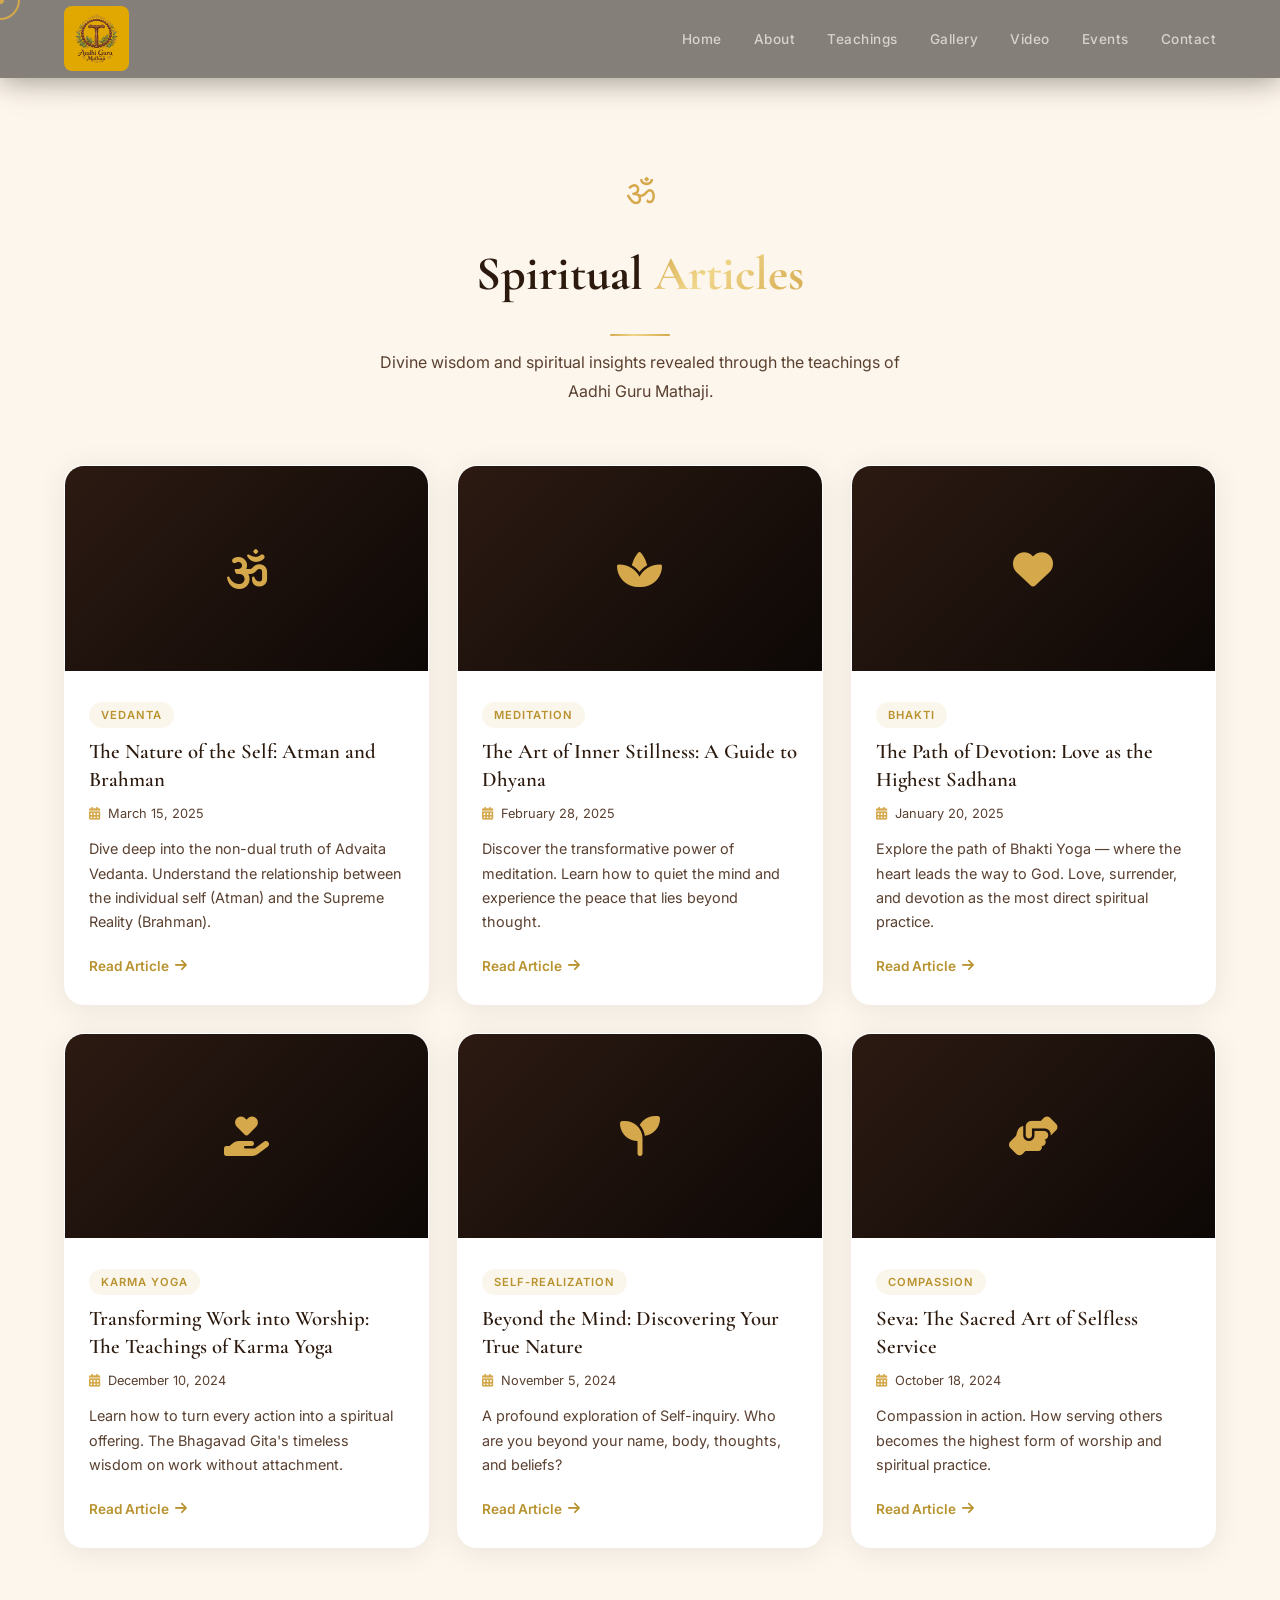
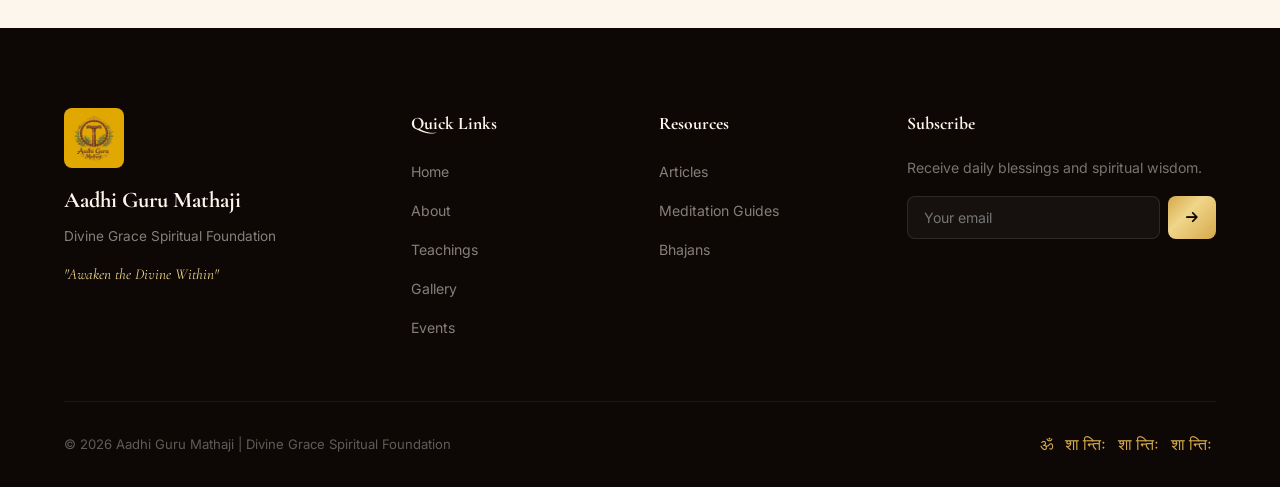
<file: guru mathaji website/guru mathaji website/articles.html>
<!DOCTYPE html>
<html lang="en">
<head>
    <meta charset="UTF-8" />
    <meta name="viewport" content="width=device-width, initial-scale=1.0"/>
    <meta name="description" content="Spiritual Articles by Aadhi Guru Mathaji - Divine wisdom, Vedantic insights, and guidance for the spiritual seeker.">
    <title>Articles | Aadhi Guru Mathaji</title>

    <!-- Fonts -->
    <link rel="preconnect" href="https://fonts.googleapis.com">
    <link rel="preconnect" href="https://fonts.gstatic.com" crossorigin>
    <link href="https://fonts.googleapis.com/css2?family=Cormorant+Garamond:ital,wght@0,400;0,500;0,600;0,700;1,400;1,500&family=Inter:wght@300;400;500;600;700&display=swap" rel="stylesheet">
    
    <!-- Icons -->
    <link rel="stylesheet" href="https://cdnjs.cloudflare.com/ajax/libs/font-awesome/6.5.0/css/all.min.css">

    <!-- Styles -->
    <link rel="stylesheet" href="css/styles.css" />
    
    <!-- Page-specific styles -->
    <style>
        /* Article Page Styles */
        .articles-page {
            padding-top: 120px;
            min-height: 100vh;
            background: var(--cream);
        }
        .articles-page .page-header {
            text-align: center;
            padding: 40px 0 20px;
        }
        .articles-page .page-header h1 {
            font-family: var(--font-heading);
            font-size: 3rem;
            font-weight: 700;
            color: var(--text);
        }
        .articles-page .page-header h1 span {
            background: var(--gold-gradient);
            -webkit-background-clip: text;
            -webkit-text-fill-color: transparent;
            background-clip: text;
        }
        .articles-page .page-header p {
            color: var(--text-light);
            font-size: 1rem;
            max-width: 540px;
            margin: 12px auto 0;
        }
        .articles-grid {
            display: grid;
            grid-template-columns: repeat(auto-fill, minmax(340px, 1fr));
            gap: 28px;
            padding: 40px 0 80px;
        }
        .article-card {
            background: white;
            border-radius: var(--radius-lg);
            overflow: hidden;
            box-shadow: var(--shadow);
            transition: var(--transition);
            border: 1px solid transparent;
        }
        .article-card:hover {
            transform: translateY(-6px);
            box-shadow: var(--shadow-lg);
            border-color: var(--border);
        }
        .article-card-img {
            width: 100%;
            aspect-ratio: 16/9;
            background: linear-gradient(135deg, var(--warm), var(--deep));
            display: flex;
            align-items: center;
            justify-content: center;
            color: var(--gold);
            font-size: 2.5rem;
        }
        .article-card-body {
            padding: 28px 24px 24px;
        }
        .article-card-tag {
            display: inline-block;
            padding: 3px 12px;
            background: rgba(212,168,75,0.1);
            border-radius: 20px;
            font-size: 0.7rem;
            font-weight: 600;
            color: var(--gold-dark);
            text-transform: uppercase;
            letter-spacing: 1px;
            margin-bottom: 10px;
        }
        .article-card-body h3 {
            font-family: var(--font-heading);
            font-size: 1.3rem;
            font-weight: 600;
            color: var(--text);
            margin-bottom: 8px;
            line-height: 1.35;
        }
        .article-card-body .article-meta {
            font-size: 0.8rem;
            color: var(--text-light);
            margin-bottom: 12px;
        }
        .article-card-body .article-meta i {
            color: var(--gold);
            margin-right: 4px;
        }
        .article-card-body p {
            color: var(--text-light);
            font-size: 0.9rem;
            line-height: 1.7;
            margin-bottom: 16px;
        }
        .article-card-body .read-more {
            display: inline-flex;
            align-items: center;
            gap: 6px;
            font-size: 0.85rem;
            font-weight: 600;
            color: var(--gold-dark);
            transition: var(--transition);
        }
        .article-card-body .read-more:hover {
            gap: 10px;
            color: var(--deep);
        }

        /* Article Modal for full reading */
        .article-modal-overlay {
            position: fixed;
            inset: 0;
            z-index: 99999;
            background: rgba(0,0,0,0.88);
            display: flex;
            align-items: center;
            justify-content: center;
            opacity: 0;
            visibility: hidden;
            transition: opacity 0.3s ease, visibility 0.3s ease;
            backdrop-filter: blur(8px);
            padding: 20px;
        }
        .article-modal-overlay.active {
            opacity: 1;
            visibility: visible;
        }
        .article-modal {
            background: var(--cream);
            border-radius: var(--radius-lg);
            max-width: 720px;
            width: 100%;
            max-height: 85vh;
            overflow-y: auto;
            padding: 48px 40px 40px;
            position: relative;
            box-shadow: 0 0 0 2px var(--border), 0 20px 60px rgba(0,0,0,0.4);
            transform: scale(0.9) translateY(20px);
            transition: transform 0.35s cubic-bezier(0.34, 1.56, 0.64, 1);
        }
        .article-modal-overlay.active .article-modal {
            transform: scale(1) translateY(0);
        }
        .article-modal-close {
            position: absolute;
            top: 16px;
            right: 18px;
            width: 36px;
            height: 36px;
            border-radius: 50%;
            background: rgba(212,168,75,0.1);
            border: 1px solid var(--border);
            color: var(--text-light);
            font-size: 1.3rem;
            cursor: pointer;
            display: flex;
            align-items: center;
            justify-content: center;
            transition: var(--transition);
        }
        .article-modal-close:hover {
            background: var(--gold);
            color: var(--deep);
            transform: rotate(90deg);
        }
        .article-modal h2 {
            font-family: var(--font-heading);
            font-size: 1.8rem;
            font-weight: 700;
            color: var(--text);
            margin-bottom: 12px;
        }
        .article-modal .article-modal-meta {
            font-size: 0.85rem;
            color: var(--text-light);
            margin-bottom: 20px;
            padding-bottom: 16px;
            border-bottom: 1px solid var(--border);
        }
        .article-modal .article-modal-meta i {
            color: var(--gold);
            margin-right: 4px;
        }
        .article-modal .article-modal-body p {
            color: var(--text-light);
            font-size: 1.02rem;
            line-height: 1.9;
            margin-bottom: 16px;
        }
        .article-modal .article-modal-om {
            text-align: center;
            font-size: 2rem;
            color: var(--gold);
            display: block;
            margin-top: 20px;
            opacity: 0.5;
        }
        .article-modal::-webkit-scrollbar { width: 6px; }
        .article-modal::-webkit-scrollbar-track { background: rgba(212,168,75,0.06); border-radius: 3px; }
        .article-modal::-webkit-scrollbar-thumb { background: var(--gold); border-radius: 3px; }

        @media (max-width:768px) {
            .articles-page .page-header h1 { font-size: 2.2rem; }
            .articles-grid { grid-template-columns: 1fr; }
            .article-modal { padding: 32px 24px 28px; }
            .article-modal h2 { font-size: 1.4rem; }
        }
    </style>
</head>
<body>

    <!-- ==================== CURSOR ==================== -->
    <div class="cursor-dot"></div>
    <div class="cursor-outline"></div>

    <!-- ==================== PRELOADER ==================== -->
    <div class="preloader" id="preloader">
        <div class="preloader-ring">
            <div class="ring-inner"></div>
        </div>
        <div class="preloader-om">ॐ</div>
        <p>Aadhi Guru Mathaji</p>
    </div>

    <!-- ==================== NAVBAR ==================== -->
    <header class="header" id="header">
        <div class="header-container">
            <a href="index.html" class="logo">
                <img src="images/logo-mathaji.jpg" alt="Aadhi Guru Mathaji" class="logo-img" />
            </a>
            <button class="menu-toggle" id="menuToggle" aria-label="Menu">
                <span></span><span></span><span></span>
            </button>
            <nav class="nav" id="nav">
                <ul class="nav-list">
                    <li><a href="index.html" class="nav-link">Home</a></li>
                    <li><a href="index.html#about" class="nav-link">About</a></li>
                    <li><a href="index.html#teachings" class="nav-link">Teachings</a></li>
                    <li><a href="index.html#gallery" class="nav-link">Gallery</a></li>
                    <li><a href="index.html#video" class="nav-link">Video</a></li>
                    <li><a href="index.html#events" class="nav-link">Events</a></li>
                    <li><a href="index.html#contact" class="nav-link">Contact</a></li>
                </ul>
            </nav>
        </div>
    </header>

    <!-- ==================== ARTICLES PAGE ==================== -->
    <main class="articles-page">
        <div class="container">
            <div class="page-header">
                <span class="section-om">ॐ</span>
                <h1>Spiritual <span>Articles</span></h1>
                <div class="section-line" style="margin:16px auto 0;"></div>
                <p>Divine wisdom and spiritual insights revealed through the teachings of Aadhi Guru Mathaji.</p>
            </div>

            <div class="articles-grid" id="articlesGrid">
                <!-- Articles populated by JavaScript -->
            </div>
        </div>
    </main>

    <!-- ==================== FOOTER ==================== -->
    <footer class="footer">
        <div class="container">
            <div class="footer-grid">
                <div class="footer-brand">
                    <img src="images/logo-mathaji.jpg" alt="Aadhi Guru Mathaji" class="footer-logo-img" />
                    <h3>Aadhi Guru Mathaji</h3>
                    <p>Divine Grace Spiritual Foundation</p>
                    <p class="footer-motto">"Awaken the Divine Within"</p>
                </div>
                <div class="footer-links">
                    <h4>Quick Links</h4>
                    <ul>
                        <li><a href="index.html">Home</a></li>
                        <li><a href="index.html#about">About</a></li>
                        <li><a href="index.html#teachings">Teachings</a></li>
                        <li><a href="index.html#gallery">Gallery</a></li>
                        <li><a href="index.html#events">Events</a></li>
                    </ul>
                </div>
                <div class="footer-links">
                    <h4>Resources</h4>
                    <ul>
                        <li><a href="articles.html">Articles</a></li>
                        <li><a href="meditation-guides.html">Meditation Guides</a></li>
                        <li><a href="bhajans.html">Bhajans</a></li>
                    </ul>
                </div>
                <div class="footer-subscribe">
                    <h4>Subscribe</h4>
                    <p>Receive daily blessings and spiritual wisdom.</p>
                    <form class="subscribe-form">
                        <input type="email" placeholder="Your email" required />
                        <button type="submit"><i class="fas fa-arrow-right"></i></button>
                    </form>
                </div>
            </div>
            <div class="footer-bottom">
                <p>&copy; 2026 Aadhi Guru Mathaji | Divine Grace Spiritual Foundation</p>
                <p class="footer-shanti">ॐ शान्तिः शान्तिः शान्तिः</p>
            </div>
        </div>
    </footer>

    <!-- ==================== BACK TO TOP ==================== -->
    <button class="back-top" id="backTop" aria-label="Back to top">
        <i class="fas fa-arrow-up"></i>
    </button>

    <!-- ==================== SCRIPTS ==================== -->
    <script src="js/script.js"></script>
    
    <!-- Article data and logic -->
    <script>
    (function() {
        'use strict';

        const articles = [
            {
                id: 1,
                tag: 'Vedanta',
                title: 'The Nature of the Self: Atman and Brahman',
                date: 'March 15, 2025',
                icon: 'fa-om',
                excerpt: 'Dive deep into the non-dual truth of Advaita Vedanta. Understand the relationship between the individual self (Atman) and the Supreme Reality (Brahman).',
                content: `<p>The eternal question "Who am I?" has been asked by seekers since time immemorial. In the spiritual tradition of Sanatana Dharma, this question leads us to the ultimate realization of the Self.</p>
                <p>Atman, the individual self, is not the body, mind, or ego. It is the pure, eternal consciousness that illuminates all experience. Just as a single sun reflects in countless pots of water, the one Supreme Consciousness appears as many individual selves.</p>
                <p>Brahman is the infinite, all-pervading Reality — the ground of all existence. The Upanishads declare with great emphasis: <em>Tat Tvam Asi</em> — "That Thou Art." This Mahavakya (great saying) reveals the identity of Atman and Brahman.</p>
                <p>When this truth is directly realized, the illusion of separateness dissolves, and one abides in the bliss of non-dual awareness. This is the goal of human life — Moksha, liberation from the cycle of birth and death.</p>
                <p>Mathaji guides seekers on this profound journey inward, helping them peel away the layers of conditioning to reveal the radiant Self within.</p>`
            },
            {
                id: 2,
                tag: 'Meditation',
                title: 'The Art of Inner Stillness: A Guide to Dhyana',
                date: 'February 28, 2025',
                icon: 'fa-spa',
                excerpt: 'Discover the transformative power of meditation. Learn how to quiet the mind and experience the peace that lies beyond thought.',
                content: `<p>In the relentless rush of modern life, the mind is constantly agitated — jumping from past to future, caught in a web of desires and anxieties. Meditation (Dhyana) is the art of returning to the present moment, to the stillness that is our true nature.</p>
                <p>Mathaji teaches that meditation is not about forcing the mind to be blank, but about gently training it to rest in awareness. Begin by finding a comfortable seated posture. Close your eyes and bring your attention to the natural flow of your breath.</p>
                <p>As thoughts arise, do not fight them or follow them. Simply observe them like clouds passing in the sky, and return your attention to the breath. With practice, the gaps between thoughts become longer, and you taste the peace of pure awareness.</p>
                <p>Regular meditation transforms your life. You become less reactive, more centered, and deeply connected to the divine presence within. Even 15 minutes daily can bring profound changes.</p>`
            },
            {
                id: 3,
                tag: 'Bhakti',
                title: 'The Path of Devotion: Love as the Highest Sadhana',
                date: 'January 20, 2025',
                icon: 'fa-heart',
                excerpt: 'Explore the path of Bhakti Yoga — where the heart leads the way to God. Love, surrender, and devotion as the most direct spiritual practice.',
                content: `<p>Bhakti Yoga is the path of love and devotion. It is the heart's direct journey to the Divine, requiring no intellectual understanding or rigorous physical practice — only sincere love.</p>
                <p>Mathaji explains that the soul's natural relationship with the Supreme is one of love. Just as a river flows irresistibly toward the ocean, the loving heart moves toward God. Bhakti is expressed through chanting the Divine Name, singing bhajans, prayer, and constant remembrance.</p>
                <p>The nine modes of Bhakti (Navavidha Bhakti) include: listening to divine glories (Shravana), chanting (Kirtana), remembering (Smarana), serving (Pada Seva), worship (Archana), salutation (Vandana), servitude (Dasya), friendship (Sakhya), and complete surrender (Atma Nivedana).</p>
                <p>Any one of these paths, practiced with sincerity, can lead to the highest realization. The beauty of Bhakti is that it is accessible to everyone, regardless of age, education, or background.</p>`
            },
            {
                id: 4,
                tag: 'Karma Yoga',
                title: 'Transforming Work into Worship: The Teachings of Karma Yoga',
                date: 'December 10, 2024',
                icon: 'fa-hand-holding-heart',
                excerpt: 'Learn how to turn every action into a spiritual offering. The Bhagavad Gita\'s timeless wisdom on work without attachment.',
                content: `<p>The Bhagavad Gita teaches that no one can remain without action for even a moment. Karma Yoga — the yoga of selfless action — is the path of performing one's duties without attachment to the results.</p>
                <p>Lord Krishna instructs Arjuna: "You have a right to perform your prescribed duties, but you are not entitled to the fruits of your actions" (Gita 2.47). This revolutionary teaching frees us from the anxiety of outcomes and transforms work into worship.</p>
                <p>Mathaji emphasizes that every action can be offered to the Divine. Whether you are cooking, cleaning, working at an office, or raising children, each activity becomes a sadhana when done with awareness, dedication, and a spirit of surrender.</p>
                <p>The key is to act without ego, without the sense of "I am the doer." Recognize that all actions are performed by the forces of nature (Prakriti), and you are the eternal witness (Purusha). This shift in perspective brings immense peace and effectiveness.</p>`
            },
            {
                id: 5,
                tag: 'Self-Realization',
                title: 'Beyond the Mind: Discovering Your True Nature',
                date: 'November 5, 2024',
                icon: 'fa-seedling',
                excerpt: 'A profound exploration of Self-inquiry. Who are you beyond your name, body, thoughts, and beliefs?',
                content: `<p>We spend our entire lives identifying with the body, mind, and ego. We say "I am tired," "I am happy," "I am a doctor," "I am a parent." But who is the 'I' that experiences all these states?</p>
                <p>Self-inquiry (Atma Vichara) is the practice of turning the attention back on itself to discover the source of the 'I' thought. This method, taught by Ramana Maharshi and echoed by Mathaji, is a direct path to Self-Realization.</p>
                <p>Ask yourself: "Who am I?" Reject all answers that arise. You are not the body, not the mind, not the intellect, not the ego. When all these layers are peeled away, what remains is pure Awareness — Sat-Chit-Ananda (Existence-Consciousness-Bliss).</p>
                <p>This realization is not a mental concept but a direct experience. It is the ending of all seeking, the peace that passes all understanding, and the freedom that is your birthright.</p>`
            },
            {
                id: 6,
                tag: 'Compassion',
                title: 'Seva: The Sacred Art of Selfless Service',
                date: 'October 18, 2024',
                icon: 'fa-hands-helping',
                excerpt: 'Compassion in action. How serving others becomes the highest form of worship and spiritual practice.',
                content: `<p>Seva (selfless service) is considered one of the highest spiritual practices in the Sanatana Dharma tradition. When we serve others without any expectation of reward, we recognize the divine presence in all beings.</p>
                <p>Mathaji teaches that the best way to serve God is to serve humanity. The hungry, the sick, the poor, and the suffering are not separate from the Divine. When you feed a hungry person, you feed the Lord Himself. When you comfort a distressed soul, you comfort the Supreme.</p>
                <p>True Seva is performed with humility, without any sense of superiority. The server, the served, and the service are all one in the ultimate Reality. This understanding dissolves the ego and opens the heart to boundless compassion.</p>
                <p>Mathaji's charitable initiatives include free meal programs (Anna Dhanam), educational support for children, medical camps, and spiritual counseling — all offered as an expression of divine love in action.</p>`
            }
        ];

        const grid = document.getElementById('articlesGrid');

        // Render articles
        articles.forEach(article => {
            const card = document.createElement('div');
            card.className = 'article-card';
            card.dataset.articleId = article.id;
            card.innerHTML = `
                <div class="article-card-img">
                    <i class="fas ${article.icon}"></i>
                </div>
                <div class="article-card-body">
                    <span class="article-card-tag">${article.tag}</span>
                    <h3>${article.title}</h3>
                    <div class="article-meta">
                        <i class="fas fa-calendar-alt"></i> ${article.date}
                    </div>
                    <p>${article.excerpt}</p>
                    <a href="#" class="read-more" data-id="${article.id}">
                        Read Article <i class="fas fa-arrow-right"></i>
                    </a>
                </div>
            `;
            grid.appendChild(card);
        });

        // Modal logic
        function openArticleModal(articleId) {
            const article = articles.find(a => a.id === parseInt(articleId));
            if (!article) return;

            const existing = document.querySelector('.article-modal-overlay');
            if (existing) existing.remove();

            const overlay = document.createElement('div');
            overlay.className = 'article-modal-overlay';
            overlay.innerHTML = `
                <div class="article-modal">
                    <button class="article-modal-close">&times;</button>
                    <h2>${article.title}</h2>
                    <div class="article-modal-meta">
                        <i class="fas fa-tag"></i> ${article.tag} &nbsp;&nbsp;
                        <i class="fas fa-calendar-alt"></i> ${article.date}
                    </div>
                    <div class="article-modal-body">
                        ${article.content}
                    </div>
                    <span class="article-modal-om">ॐ</span>
                </div>
            `;

            document.body.appendChild(overlay);
            document.body.style.overflow = 'hidden';
            requestAnimationFrame(() => overlay.classList.add('active'));

            const close = () => {
                overlay.classList.remove('active');
                document.body.style.overflow = '';
                setTimeout(() => overlay.remove(), 300);
            };

            overlay.querySelector('.article-modal-close').addEventListener('click', close);
            overlay.addEventListener('click', (e) => {
                if (e.target === overlay) close();
            });
            document.addEventListener('keydown', function escHandler(e) {
                if (e.key === 'Escape') { close(); document.removeEventListener('keydown', escHandler); }
            });
        }

        // Delegate click events for read-more links
        grid.addEventListener('click', (e) => {
            const link = e.target.closest('.read-more');
            if (link) {
                e.preventDefault();
                openArticleModal(link.dataset.id);
            }
        });
    })();
    </script>
</body>
</html>
</file>
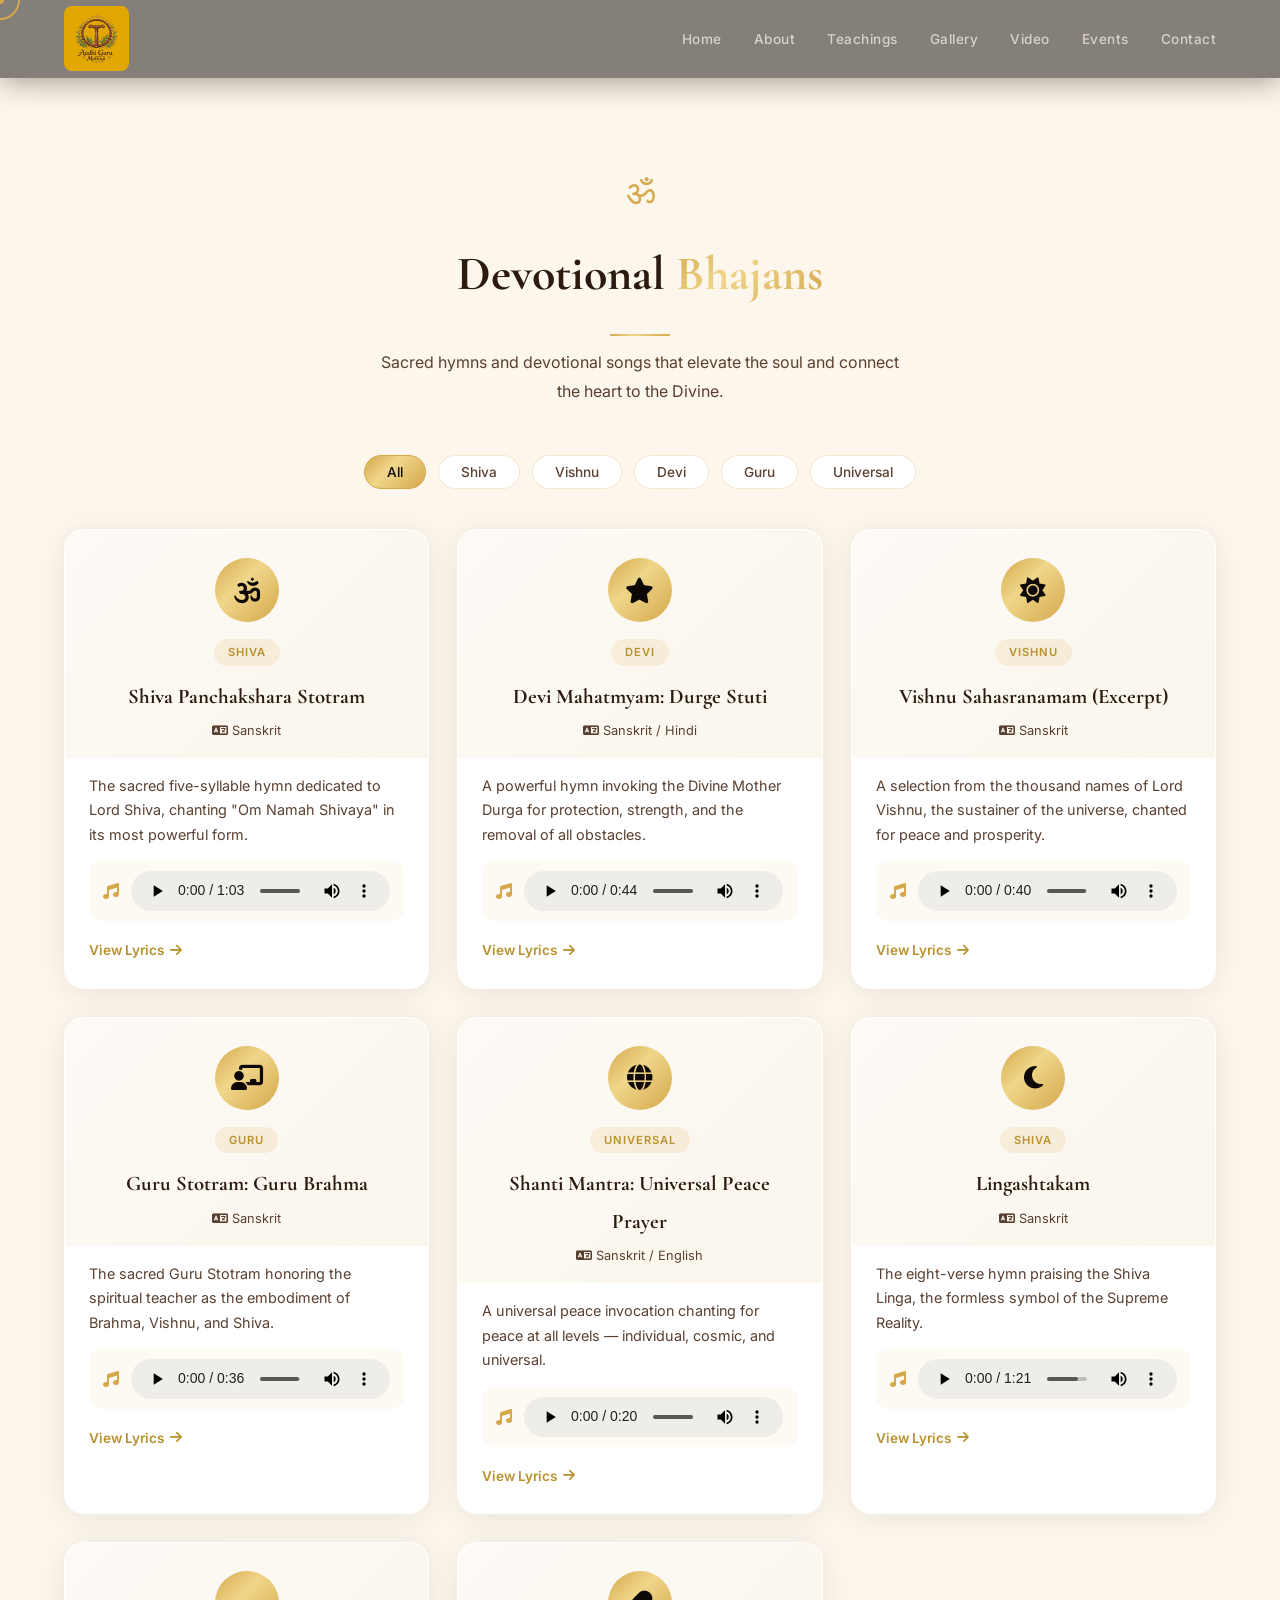
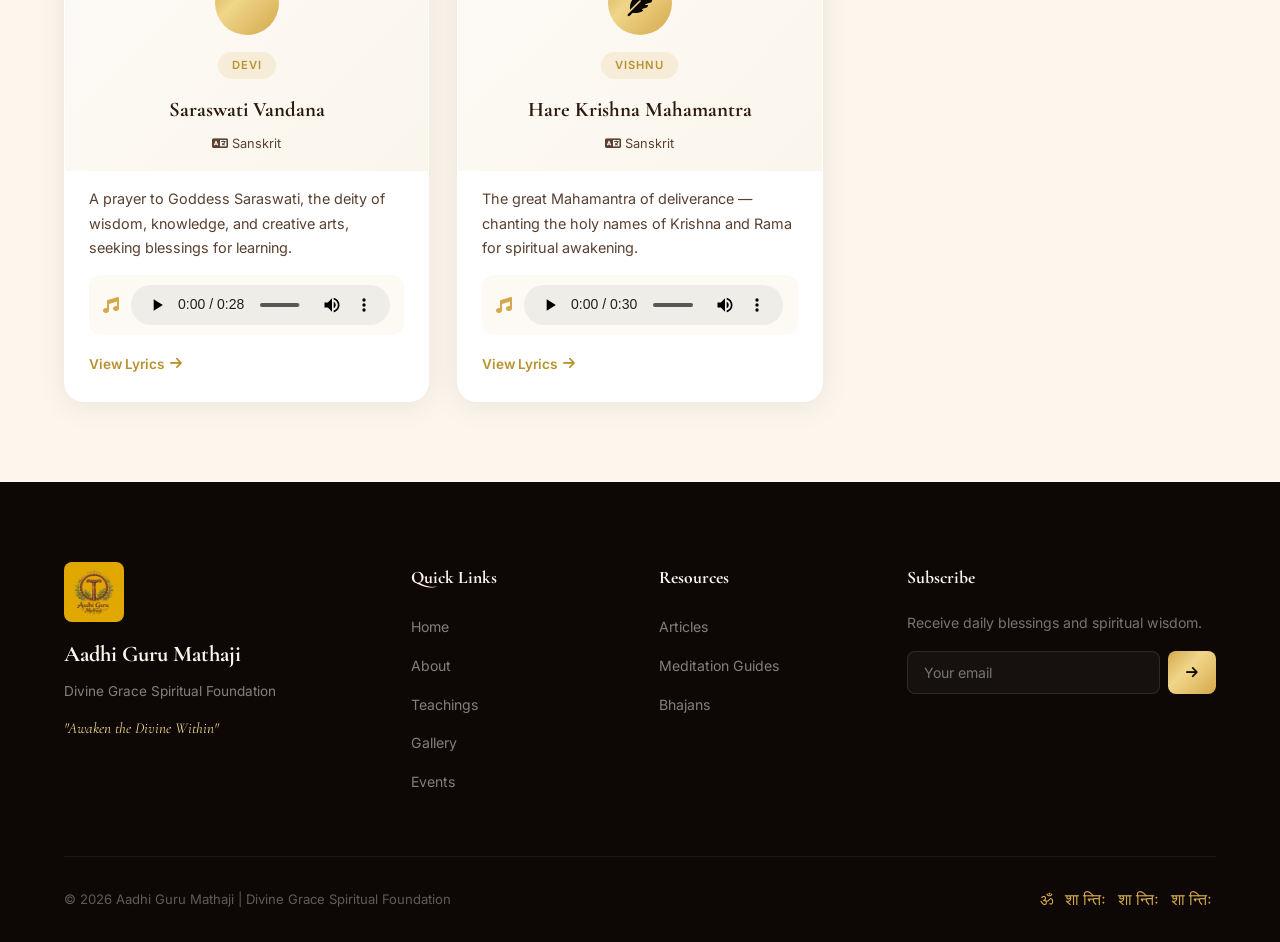
<file: guru mathaji website/guru mathaji website/bhajans.html>
<!DOCTYPE html>
<html lang="en">
<head>
    <meta charset="UTF-8" />
    <meta name="viewport" content="width=device-width, initial-scale=1.0"/>
    <meta name="description" content="Devotional Bhajans - Sacred hymns and spiritual songs dedicated to the Divine, curated by Aadhi Guru Mathaji.">
    <title>Bhajans | Aadhi Guru Mathaji</title>

    <!-- Fonts -->
    <link rel="preconnect" href="https://fonts.googleapis.com">
    <link rel="preconnect" href="https://fonts.gstatic.com" crossorigin>
    <link href="https://fonts.googleapis.com/css2?family=Cormorant+Garamond:ital,wght@0,400;0,500;0,600;0,700;1,400;1,500&family=Inter:wght@300;400;500;600;700&display=swap" rel="stylesheet">
    
    <!-- Icons -->
    <link rel="stylesheet" href="https://cdnjs.cloudflare.com/ajax/libs/font-awesome/6.5.0/css/all.min.css">

    <!-- Styles -->
    <link rel="stylesheet" href="css/styles.css" />

    <!-- Page-specific styles -->
    <style>
        .bhajans-page {
            padding-top: 120px;
            min-height: 100vh;
            background: var(--cream);
        }
        .bhajans-page .page-header {
            text-align: center;
            padding: 40px 0 20px;
        }
        .bhajans-page .page-header h1 {
            font-family: var(--font-heading);
            font-size: 3rem;
            font-weight: 700;
            color: var(--text);
        }
        .bhajans-page .page-header h1 span {
            background: var(--gold-gradient);
            -webkit-background-clip: text;
            -webkit-text-fill-color: transparent;
            background-clip: text;
        }
        .bhajans-page .page-header p {
            color: var(--text-light);
            font-size: 1rem;
            max-width: 540px;
            margin: 12px auto 0;
        }

        .bhajan-filter-bar {
            display: flex;
            flex-wrap: wrap;
            gap: 12px;
            justify-content: center;
            margin: 30px 0 10px;
        }
        .bhajan-filter-btn {
            padding: 8px 22px;
            border-radius: 50px;
            border: 1px solid var(--border);
            background: white;
            font-size: 0.85rem;
            font-weight: 500;
            color: var(--text-light);
            cursor: pointer;
            transition: var(--transition);
        }
        .bhajan-filter-btn:hover,
        .bhajan-filter-btn.active {
            background: var(--gold-gradient);
            color: var(--deep);
            border-color: var(--gold);
        }

        .bhajans-grid {
            display: grid;
            grid-template-columns: repeat(auto-fill, minmax(340px, 1fr));
            gap: 28px;
            padding: 30px 0 80px;
        }

        .bhajan-card {
            background: white;
            border-radius: var(--radius-lg);
            overflow: hidden;
            box-shadow: var(--shadow);
            transition: var(--transition);
            border: 1px solid transparent;
        }
        .bhajan-card:hover {
            transform: translateY(-6px);
            box-shadow: var(--shadow-lg);
            border-color: var(--border);
        }
        .bhajan-card-top {
            padding: 28px 24px 16px;
            text-align: center;
            background: linear-gradient(135deg, rgba(212,168,75,0.05), rgba(212,168,75,0.1));
            position: relative;
        }
        .bhajan-card-top .bhajan-icon {
            width: 64px;
            height: 64px;
            background: var(--gold-gradient);
            border-radius: 50%;
            display: flex;
            align-items: center;
            justify-content: center;
            margin: 0 auto 14px;
        }
        .bhajan-card-top .bhajan-icon i {
            font-size: 1.6rem;
            color: var(--deep);
        }
        .bhajan-card-top .bhajan-deity {
            display: inline-block;
            padding: 3px 14px;
            background: rgba(212,168,75,0.15);
            border-radius: 20px;
            font-size: 0.7rem;
            font-weight: 600;
            color: var(--gold-dark);
            text-transform: uppercase;
            letter-spacing: 1px;
        }
        .bhajan-card-top h3 {
            font-family: var(--font-heading);
            font-size: 1.3rem;
            font-weight: 700;
            color: var(--text);
            margin: 12px 0 4px;
        }
        .bhajan-card-top .bhajan-language {
            font-size: 0.8rem;
            color: var(--text-light);
        }
        .bhajan-card-body {
            padding: 16px 24px 24px;
        }
        .bhajan-card-body p {
            color: var(--text-light);
            font-size: 0.9rem;
            line-height: 1.7;
            margin-bottom: 14px;
        }
        .bhajan-audio-row {
            display: flex;
            align-items: center;
            gap: 12px;
            padding: 10px 14px;
            background: rgba(212,168,75,0.06);
            border-radius: var(--radius);
            margin-bottom: 14px;
        }
        .bhajan-audio-row audio {
            flex: 1;
            height: 40px;
        }
        .bhajan-audio-row audio::-webkit-media-controls-panel {
            background: rgba(212,168,75,0.08);
        }
        .bhajan-lyrics-btn {
            display: inline-flex;
            align-items: center;
            gap: 6px;
            font-size: 0.85rem;
            font-weight: 600;
            color: var(--gold-dark);
            cursor: pointer;
            transition: var(--transition);
            background: none;
            border: none;
            padding: 0;
        }
        .bhajan-lyrics-btn:hover {
            gap: 10px;
            color: var(--deep);
        }

        /* Lyrics Modal */
        .lyrics-modal-overlay {
            position: fixed;
            inset: 0;
            z-index: 99999;
            background: rgba(0,0,0,0.88);
            display: flex;
            align-items: center;
            justify-content: center;
            opacity: 0;
            visibility: hidden;
            transition: opacity 0.3s ease, visibility 0.3s ease;
            backdrop-filter: blur(8px);
            padding: 20px;
        }
        .lyrics-modal-overlay.active {
            opacity: 1;
            visibility: visible;
        }
        .lyrics-modal {
            background: var(--cream);
            border-radius: var(--radius-lg);
            max-width: 620px;
            width: 100%;
            max-height: 80vh;
            overflow-y: auto;
            padding: 48px 40px 40px;
            position: relative;
            box-shadow: 0 0 0 2px var(--border), 0 20px 60px rgba(0,0,0,0.4);
            transform: scale(0.9) translateY(20px);
            transition: transform 0.35s cubic-bezier(0.34, 1.56, 0.64, 1);
        }
        .lyrics-modal-overlay.active .lyrics-modal {
            transform: scale(1) translateY(0);
        }
        .lyrics-modal-close {
            position: absolute;
            top: 16px;
            right: 18px;
            width: 36px;
            height: 36px;
            border-radius: 50%;
            background: rgba(212,168,75,0.1);
            border: 1px solid var(--border);
            color: var(--text-light);
            font-size: 1.3rem;
            cursor: pointer;
            display: flex;
            align-items: center;
            justify-content: center;
            transition: var(--transition);
        }
        .lyrics-modal-close:hover {
            background: var(--gold);
            color: var(--deep);
            transform: rotate(90deg);
        }
        .lyrics-modal h2 {
            font-family: var(--font-heading);
            font-size: 1.6rem;
            font-weight: 700;
            color: var(--text);
            text-align: center;
            margin-bottom: 8px;
        }
        .lyrics-modal .lyrics-subtitle {
            text-align: center;
            font-size: 0.85rem;
            color: var(--text-light);
            margin-bottom: 20px;
            padding-bottom: 16px;
            border-bottom: 1px solid var(--border);
        }
        .lyrics-modal .lyrics-text {
            font-style: italic;
            line-height: 2;
            color: var(--text-light);
            font-size: 0.95rem;
            white-space: pre-line;
        }
        .lyrics-modal .lyrics-text .lyrics-om {
            text-align: center;
            font-size: 1.5rem;
            color: var(--gold);
            display: block;
            margin-bottom: 12px;
            font-style: normal;
        }
        .lyrics-modal::-webkit-scrollbar { width: 6px; }
        .lyrics-modal::-webkit-scrollbar-track { background: rgba(212,168,75,0.06); border-radius: 3px; }
        .lyrics-modal::-webkit-scrollbar-thumb { background: var(--gold); border-radius: 3px; }

        @media (max-width:768px) {
            .bhajans-page .page-header h1 { font-size: 2.2rem; }
            .bhajans-grid { grid-template-columns: 1fr; }
            .lyrics-modal { padding: 32px 24px 28px; }
            .lyrics-modal h2 { font-size: 1.3rem; }
        }
    </style>
</head>
<body>

    <!-- ==================== CURSOR ==================== -->
    <div class="cursor-dot"></div>
    <div class="cursor-outline"></div>

    <!-- ==================== PRELOADER ==================== -->
    <div class="preloader" id="preloader">
        <div class="preloader-ring">
            <div class="ring-inner"></div>
        </div>
        <div class="preloader-om">ॐ</div>
        <p>Aadhi Guru Mathaji</p>
    </div>

    <!-- ==================== NAVBAR ==================== -->
    <header class="header" id="header">
        <div class="header-container">
            <a href="index.html" class="logo">
                <img src="images/logo-mathaji.jpg" alt="Aadhi Guru Mathaji" class="logo-img" />
            </a>
            <button class="menu-toggle" id="menuToggle" aria-label="Menu">
                <span></span><span></span><span></span>
            </button>
            <nav class="nav" id="nav">
                <ul class="nav-list">
                    <li><a href="index.html" class="nav-link">Home</a></li>
                    <li><a href="index.html#about" class="nav-link">About</a></li>
                    <li><a href="index.html#teachings" class="nav-link">Teachings</a></li>
                    <li><a href="index.html#gallery" class="nav-link">Gallery</a></li>
                    <li><a href="index.html#video" class="nav-link">Video</a></li>
                    <li><a href="index.html#events" class="nav-link">Events</a></li>
                    <li><a href="index.html#contact" class="nav-link">Contact</a></li>
                </ul>
            </nav>
        </div>
    </header>

    <!-- ==================== BHAJANS PAGE ==================== -->
    <main class="bhajans-page">
        <div class="container">
            <div class="page-header">
                <span class="section-om">ॐ</span>
                <h1>Devotional <span>Bhajans</span></h1>
                <div class="section-line" style="margin:16px auto 0;"></div>
                <p>Sacred hymns and devotional songs that elevate the soul and connect the heart to the Divine.</p>
            </div>

            <div class="bhajan-filter-bar" id="filterBar">
                <button class="bhajan-filter-btn active" data-filter="all">All</button>
                <button class="bhajan-filter-btn" data-filter="Shiva">Shiva</button>
                <button class="bhajan-filter-btn" data-filter="Vishnu">Vishnu</button>
                <button class="bhajan-filter-btn" data-filter="Devi">Devi</button>
                <button class="bhajan-filter-btn" data-filter="Guru">Guru</button>
                <button class="bhajan-filter-btn" data-filter="Universal">Universal</button>
            </div>

            <div class="bhajans-grid" id="bhajansGrid">
                <!-- Populated by JavaScript -->
            </div>
        </div>
    </main>

    <!-- ==================== FOOTER ==================== -->
    <footer class="footer">
        <div class="container">
            <div class="footer-grid">
                <div class="footer-brand">
                    <img src="images/logo-mathaji.jpg" alt="Aadhi Guru Mathaji" class="footer-logo-img" />
                    <h3>Aadhi Guru Mathaji</h3>
                    <p>Divine Grace Spiritual Foundation</p>
                    <p class="footer-motto">"Awaken the Divine Within"</p>
                </div>
                <div class="footer-links">
                    <h4>Quick Links</h4>
                    <ul>
                        <li><a href="index.html">Home</a></li>
                        <li><a href="index.html#about">About</a></li>
                        <li><a href="index.html#teachings">Teachings</a></li>
                        <li><a href="index.html#gallery">Gallery</a></li>
                        <li><a href="index.html#events">Events</a></li>
                    </ul>
                </div>
                <div class="footer-links">
                    <h4>Resources</h4>
                    <ul>
                        <li><a href="articles.html">Articles</a></li>
                        <li><a href="meditation-guides.html">Meditation Guides</a></li>
                        <li><a href="bhajans.html">Bhajans</a></li>
                    </ul>
                </div>
                <div class="footer-subscribe">
                    <h4>Subscribe</h4>
                    <p>Receive daily blessings and spiritual wisdom.</p>
                    <form class="subscribe-form">
                        <input type="email" placeholder="Your email" required />
                        <button type="submit"><i class="fas fa-arrow-right"></i></button>
                    </form>
                </div>
            </div>
            <div class="footer-bottom">
                <p>&copy; 2026 Aadhi Guru Mathaji | Divine Grace Spiritual Foundation</p>
                <p class="footer-shanti">ॐ शान्तिः शान्तिः शान्तिः</p>
            </div>
        </div>
    </footer>

    <!-- ==================== BACK TO TOP ==================== -->
    <button class="back-top" id="backTop" aria-label="Back to top">
        <i class="fas fa-arrow-up"></i>
    </button>

    <!-- ==================== SCRIPTS ==================== -->
    <script src="js/script.js"></script>

    <script>
    (function() {
        'use strict';

        const bhajans = [
            {
                id: 1,
                deity: 'Shiva',
                icon: 'fa-om',
                title: 'Shiva Panchakshara Stotram',
                language: 'Sanskrit',
                audioUrl: '../shiva.wav',
                summary: 'The sacred five-syllable hymn dedicated to Lord Shiva, chanting "Om Namah Shivaya" in its most powerful form.',
                lyrics: `ॐ नमः शिवाय ।\n\nनागेन्द्रहाराय त्रिलोचनाय\nभस्माङ्गरागाय महेश्वराय ।\nनित्याय शुद्धाय दिगम्बराय\nतस्मै नकाराय नमः शिवाय ॥१॥\n\nॐ नमः शिवाय ।\n\nमन्दाकिनीसलिलचन्दनचर्चिताय\nनन्दीश्वरप्रमथनाथमहेश्वराय ।\nमन्दारपुष्पबहुपुष्पसुपूजिताय\nतस्मै मकाराय नमः शिवाय ॥२॥\n\nॐ नमः शिवाय ।\n\nशिवाय गौरीवदनाब्जवृन्द-\nसूर्याय दक्षाध्वरनाशकाय ।\nश्रीनीलकण्ठाय वृषध्वजाय\nतस्मै शिकाराय नमः शिवाय ॥३॥\n\nॐ नमः शिवाय ।\n\nवसिष्ठकुम्भोद्भवगौतमार्य-\nमुनीन्द्रदेवार्चितशेखराय ।\nचन्द्रार्कवैश्वानरलोचनाय\nतस्मै वकाराय नमः शिवाय ॥४॥\n\nॐ नमः शिवाय ।\n\nयक्षस्वरूपाय जटाधराय\nपिनाकहस्ताय सनातनाय ।\nदिव्याय देवाय दिगम्बराय\nतस्मै यकाराय नमः शिवाय ॥५॥\n\nॐ नमः शिवाय ।`
            },
            {
                id: 2,
                deity: 'Devi',
                icon: 'fa-star',
                title: 'Devi Mahatmyam: Durge Stuti',
                language: 'Sanskrit / Hindi',
                audioUrl: '../panchakshari.wav',
                summary: 'A powerful hymn invoking the Divine Mother Durga for protection, strength, and the removal of all obstacles.',
                lyrics: `ॐ ऐं ह्रीं क्लीं चामुण्डायै विच्चे ।\n\nया देवी सर्वभूतेषु शक्तिरूपेण संस्थिता ।\नमस्तस्यै नमस्तस्यै नमस्तस्यै नमो नमः ॥\n\nया देवी सर्वभूतेषु बुद्धिरूपेण संस्थिता ।\नमस्तस्यै नमस्तस्यै नमस्तस्यै नमो नमः ॥\n\nया देवी सर्वभूतेषु क्षान्तिरूपेण संस्थिता ।\नमस्तस्यै नमस्तस्यै नमस्तस्यै नमो नमः ॥\n\nया देवी सर्वभूतेषु शान्तिरूपेण संस्थिता ।\नमस्तस्यै नमस्तस्यै नमस्तस्यै नमो नमः ॥\n\nया देवी सर्वभूतेषु श्रद्धारूपेण संस्थिता ।\नमस्तस्यै नमस्तस्यै नमस्तस्यै नमो नमः ॥\n\nसर्वमङ्गलमाङ्गल्ये शिवे सर्वार्थसाधिके ।\nशरण्ये त्र्यम्बके गौरि नारायणि नमोऽस्तु ते ॥`
            },
            {
                id: 3,
                deity: 'Vishnu',
                icon: 'fa-sun',
                title: 'Vishnu Sahasranamam (Excerpt)',
                language: 'Sanskrit',
                audioUrl: 'vishnu.wav',
                summary: 'A selection from the thousand names of Lord Vishnu, the sustainer of the universe, chanted for peace and prosperity.',
                lyrics: `ॐ नमो भगवते वासुदेवाय ।\n\nशान्ताकारं भुजगशयनं पद्मनाभं सुरेशम्\nविश्वाधारं गगनसदृशं मेघवर्णं शुभाङ्गम् ।\nलक्ष्मीकान्तं कमलनयनं योगिभिर्ध्यानगम्यम्\nवन्दे विष्णुं भवभयहरं सर्वलोकैकनाथम् ॥\n\nॐ विष्णवे नमः ।\nॐ जिष्णवे नमः ।\nॐ विक्रमिणे नमः ।\nॐ व्याघ्रिणे नमः ।\nॐ श्रीधराय नमः ।\nॐ हृषिकेशाय नमः ।\nॐ केशवाय नमः ।\nॐ माधवाय नमः ।\nॐ गोविन्दाय नमः ।\nॐ नारायणाय नमः ।`
            },
            {
                id: 4,
                deity: 'Guru',
                icon: 'fa-chalkboard-teacher',
                title: 'Guru Stotram: Guru Brahma',
                language: 'Sanskrit',
                audioUrl: '../GURU.wav',
                summary: 'The sacred Guru Stotram honoring the spiritual teacher as the embodiment of Brahma, Vishnu, and Shiva.',
                lyrics: `गुरुर्ब्रह्मा गुरुर्विष्णुः गुरुर्देवो महेश्वरः ।\nगुरुः साक्षात् परं ब्रह्म तस्मै श्री गुरवे नमः ॥\n\nअज्ञानतिमिरान्धस्य ज्ञानाञ्जनशलाकया ।\nचक्षुरुन्मीलितं येन तस्मै श्री गुरवे नमः ॥\n\nगुरुरात्मा गुरुर्विद्या गुरुर्मोक्षः परं गतिः ।\nगुरुर्दुःखक्षमो धाता तस्मै श्री गुरवे नमः ॥\n\nगुरुणा धार्यते विद्या गुरुणा प्राप्यते पदम् ।\nगुरोः कृपा हि सर्वेषां तस्मै श्री गुरवे नमः ॥\n\nगुरुः शिष्यस्य हृदये नित्यं वसति सद्गुरुः ।\nगुरोः प्रसादात् सर्वेषां तस्मै श्री गुरवे नमः ॥`
            },
            {
                id: 5,
                deity: 'Universal',
                icon: 'fa-globe',
                title: 'Shanti Mantra: Universal Peace Prayer',
                language: 'Sanskrit / English',
                audioUrl: '../universal.wav',
                summary: 'A universal peace invocation chanting for peace at all levels — individual, cosmic, and universal.',
                lyrics: `ॐ द्यौः शान्तिरन्तरिक्षं शान्तिः\nपृथिवी शान्तिरापः शान्तिरोषधयः शान्तिः ।\nवनस्पतयः शान्तिर्विश्वे देवाः शान्तिः\nब्रह्म शान्तिः सर्वं शान्तिः\nशान्तिरेव शान्तिः\nसा मा शान्तिरेधि ॥\n\nॐ शान्तिः शान्तिः शान्तिः ॥\n\nMay there be peace in the heavens,\npeace in the atmosphere,\npeace on earth.\nMay the waters be peaceful,\nmay the herbs be peaceful,\nmay the trees be peaceful.\nMay all the celestial beings be peaceful,\nmay the Supreme Brahman be peaceful.\nMay everything be peaceful,\nand may that very peace come to me.\nOm Peace, Peace, Peace.`
            },
            {
                id: 6,
                deity: 'Shiva',
                icon: 'fa-moon',
                title: 'Lingashtakam',
                language: 'Sanskrit',
                audioUrl: '../Lingayath.wav',
                summary: 'The eight-verse hymn praising the Shiva Linga, the formless symbol of the Supreme Reality.',
                lyrics: `ॐ नमः शिवाय ।\n\nब्रह्ममुरारि सुरार्चितलिङ्गं\nनिर्मलभासित शोभितलिङ्गम् ।\nजन्मजदुःख विनाशकलिङ्गं\nतत्प्रणमामि सदाशिवलिङ्गम् ॥१॥\n\nदेवमुनि प्रवरार्चितलिङ्गं\nकामदहन करुणाकरलिङ्गम् ।\nरावणदर्प विनाशनलिङ्गं\nतत्प्रणमामि सदाशिवलिङ्गम् ॥२॥\n\nसर्वसुगन्ध सुलेपितलिङ्गं\nबुद्धिविवर्धन कारणलिङ्गम् ।\nसिद्धसुरासुर वन्दितलिङ्गं\nतत्प्रणमामि सदाशिवलिङ्गम् ॥३॥\n\nकनकमहामणि भूषितलिङ्गं\nफणिपति वेष्टित शोभितलिङ्गम् ।\nदक्षसुयज्ञ विनाशनलिङ्गं\nतत्प्रणमामि सदाशिवलिङ्गम् ॥४॥\n\nकुङ्कुमचन्दन लेपितलिङ्गं\nपङ्कजहार सुशोभितलिङ्गम् ।\nसञ्चितपाप विनाशनलिङ्गं\nतत्प्रणमामि सदाशिवलिङ्गम् ॥५॥\n\nदेवगणार्चित सेवितलिङ्गं\nभावैर्भक्तिभिरेव च लिङ्गम् ।\nदिनकरकोटि प्रभाकरलिङ्गं\nतत्प्रणमामि सदाशिवलिङ्गम् ॥६॥\n\nअष्टदलोपरि वेष्टितलिङ्गं\nसर्वसमुद्भव कारणलिङ्गम् ।\nअष्टदरिद्र विनाशनलिङ्गं\nतत्प्रणमामि सदाशिवलिङ्गम् ॥७॥\n\nसुरगुरु सुरवर पूजितलिङ्गं\nसुरवनपुष्प सदार्चितलिङ्गम् ।\nपरात्परं परमात्मकलिङ्गं\nतत्प्रणमामि सदाशिवलिङ्गम् ॥८॥`
            },
            {
                id: 7,
                deity: 'Devi',
                icon: 'fa- flower',
                title: 'Saraswati Vandana',
                language: 'Sanskrit',
                audioUrl: '../saraswthi.wav',
                summary: 'A prayer to Goddess Saraswati, the deity of wisdom, knowledge, and creative arts, seeking blessings for learning.',
                lyrics: `ॐ ऐं महासरस्वत्यै नमः ।\n\nया कुन्देन्दुतुषारहारधवला या शुभ्रवस्त्रावृता\nया वीणावरदण्डमण्डितकरा या श्वेतपद्मासना ।\nया ब्रह्माच्युतशंकरप्रभृतिभिर्देवैः सदा वन्दिता\nसा मां पातु सरस्वती भगवती निःशेषजाड्यापहा ॥\n\nसरस्वति नमस्तुभ्यं वरदे कामरूपिणि ।\nविद्यारम्भं करिष्यामि सिद्धिर्भवतु मे सदा ॥\n\nॐ ऐं ह्रीं क्लीं महासरस्वत्यै नमः ।`
            },
            {
                id: 8,
                deity: 'Vishnu',
                icon: 'fa-feather',
                title: 'Hare Krishna Mahamantra',
                language: 'Sanskrit',
                audioUrl: '../hare krishna.wav',
                summary: 'The great Mahamantra of deliverance — chanting the holy names of Krishna and Rama for spiritual awakening.',
                lyrics: `हरे कृष्ण हरे कृष्ण\nकृष्ण कृष्ण हरे हरे\nहरे राम हरे राम\nराम राम हरे हरे ॥\n\nहरे कृष्ण हरे कृष्ण\nकृष्ण कृष्ण हरे हरे\nहरे राम हरे राम\nराम राम हरे हरे ॥\n\nकलौ नष्टे धर्मे जनाः प्रपन्नाः\nकलौ नष्टे धर्मे जनाः प्रपन्नाः\nहरिनामैव केवलम्\nहरिनामैव केवलम्\nहरिनामैव केवलम्\nकलौ नास्त्येव नास्त्येव नास्त्येव गतिरन्यथा ॥`
            }
        ];

        const grid = document.getElementById('bhajansGrid');
        const filterBtns = document.querySelectorAll('.bhajan-filter-btn');
        let currentFilter = 'all';

        function renderBhajans(filter) {
            grid.innerHTML = '';
            const filtered = filter === 'all' ? bhajans : bhajans.filter(b => b.deity === filter);

            filtered.forEach(bhajan => {
                const card = document.createElement('div');
                card.className = 'bhajan-card';
                card.innerHTML = `
                    <div class="bhajan-card-top">
                        <div class="bhajan-icon"><i class="fas ${bhajan.icon}"></i></div>
                        <span class="bhajan-deity">${bhajan.deity}</span>
                        <h3>${bhajan.title}</h3>
                        <div class="bhajan-language"><i class="fas fa-language"></i> ${bhajan.language}</div>
                    </div>
                    <div class="bhajan-card-body">
                        <p>${bhajan.summary}</p>
                        <div class="bhajan-audio-row">
                            <i class="fas fa-music" style="color:var(--gold);"></i>
                            <audio controls style="width:100%;">
                                <source src="${bhajan.audioUrl || '#'}" type="audio/mpeg">
                                ${bhajan.audioUrl ? '' : '<!-- Audio file placeholder -->'}
                            </audio>
                        </div>
                        <button class="bhajan-lyrics-btn" data-id="${bhajan.id}">
                            View Lyrics <i class="fas fa-arrow-right"></i>
                        </button>
                    </div>
                `;
                grid.appendChild(card);
            });

            // Attach lyrics button listeners
            grid.querySelectorAll('.bhajan-lyrics-btn').forEach(btn => {
                btn.addEventListener('click', function(e) {
                    e.preventDefault();
                    const id = parseInt(this.dataset.id);
                    const bhajan = bhajans.find(b => b.id === id);
                    if (bhajan) openLyricsModal(bhajan);
                });
            });
        }

        function openLyricsModal(bhajan) {
            const existing = document.querySelector('.lyrics-modal-overlay');
            if (existing) existing.remove();

            const overlay = document.createElement('div');
            overlay.className = 'lyrics-modal-overlay';
            overlay.innerHTML = `
                <div class="lyrics-modal">
                    <button class="lyrics-modal-close">&times;</button>
                    <h2>${bhajan.title}</h2>
                    <div class="lyrics-subtitle">${bhajan.deity} · ${bhajan.language}</div>
                    <div class="lyrics-text"><span class="lyrics-om">ॐ</span>${bhajan.lyrics}</div>
                </div>
            `;

            document.body.appendChild(overlay);
            document.body.style.overflow = 'hidden';
            requestAnimationFrame(() => overlay.classList.add('active'));

            const close = () => {
                overlay.classList.remove('active');
                document.body.style.overflow = '';
                setTimeout(() => overlay.remove(), 300);
            };

            overlay.querySelector('.lyrics-modal-close').addEventListener('click', close);
            overlay.addEventListener('click', (e) => {
                if (e.target === overlay) close();
            });
            document.addEventListener('keydown', function escHandler(e) {
                if (e.key === 'Escape') { close(); document.removeEventListener('keydown', escHandler); }
            });
        }

        // Filter buttons
        filterBtns.forEach(btn => {
            btn.addEventListener('click', function() {
                filterBtns.forEach(b => b.classList.remove('active'));
                this.classList.add('active');
                currentFilter = this.dataset.filter;
                renderBhajans(currentFilter);
            });
        });

        // Initial render
        renderBhajans('all');
    })();
    </script>
</body>
</html>
</file>
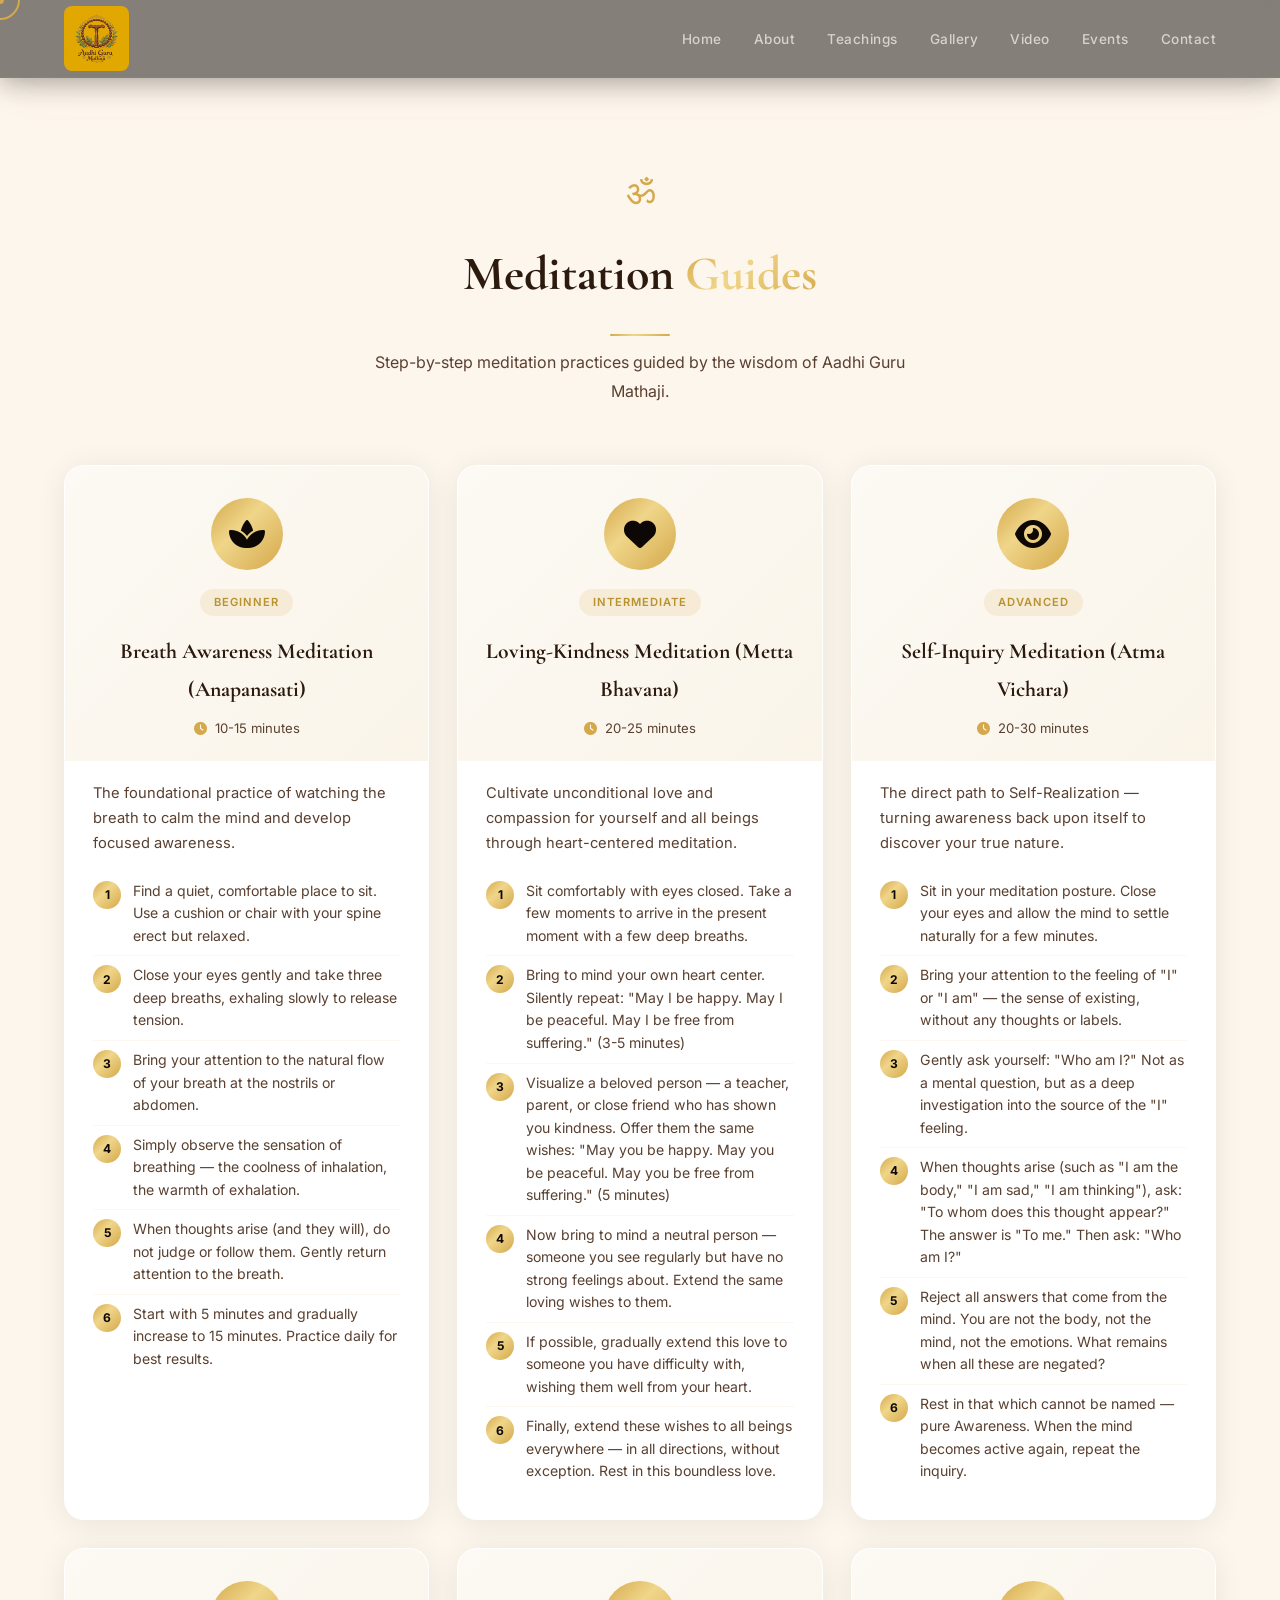
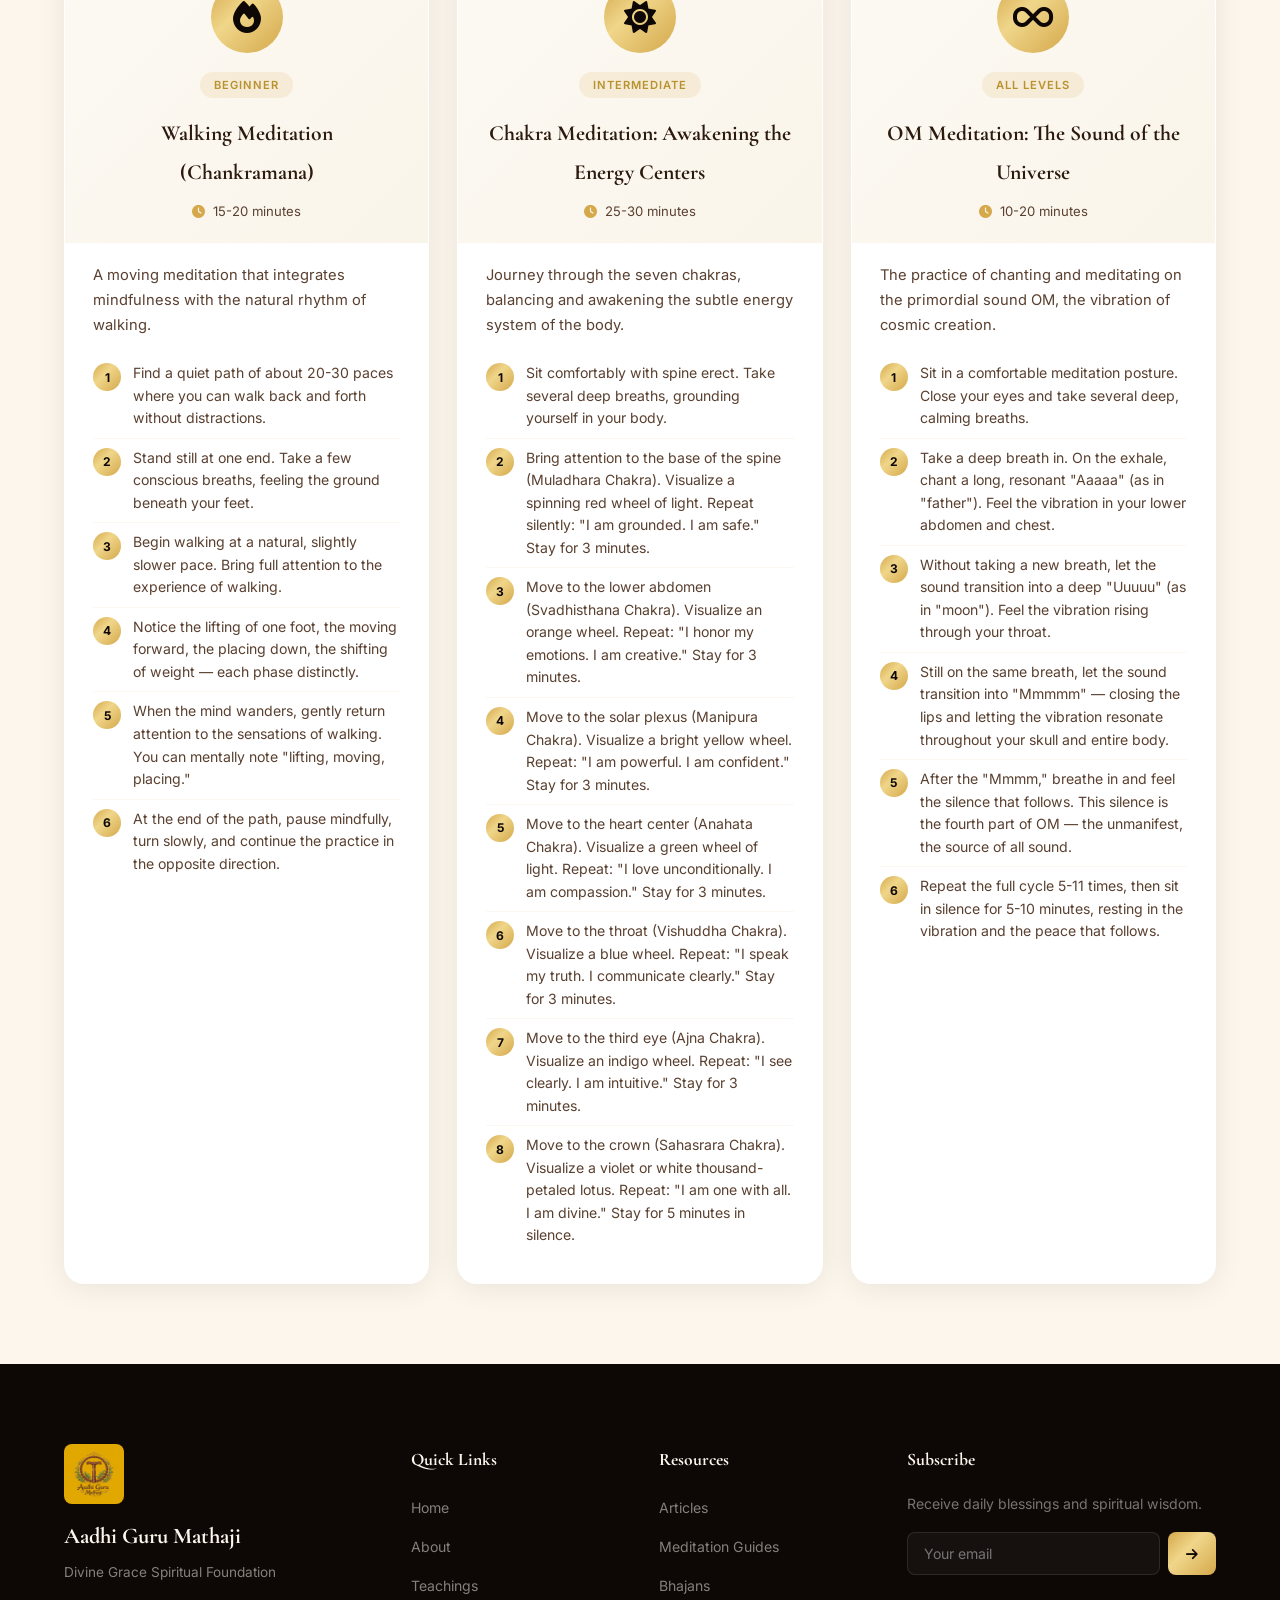
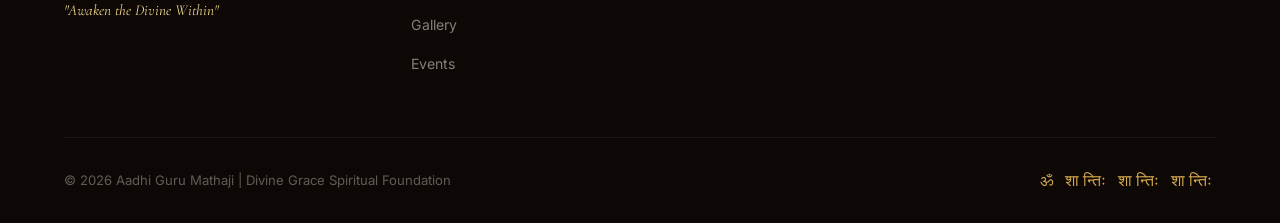
<file: guru mathaji website/guru mathaji website/meditation-guides.html>
<!DOCTYPE html>
<html lang="en">
<head>
    <meta charset="UTF-8" />
    <meta name="viewport" content="width=device-width, initial-scale=1.0"/>
    <meta name="description" content="Meditation Guides by Aadhi Guru Mathaji - Step-by-step meditation practices for inner peace and spiritual awakening.">
    <title>Meditation Guides | Aadhi Guru Mathaji</title>

    <!-- Fonts -->
    <link rel="preconnect" href="https://fonts.googleapis.com">
    <link rel="preconnect" href="https://fonts.gstatic.com" crossorigin>
    <link href="https://fonts.googleapis.com/css2?family=Cormorant+Garamond:ital,wght@0,400;0,500;0,600;0,700;1,400;1,500&family=Inter:wght@300;400;500;600;700&display=swap" rel="stylesheet">
    
    <!-- Icons -->
    <link rel="stylesheet" href="https://cdnjs.cloudflare.com/ajax/libs/font-awesome/6.5.0/css/all.min.css">

    <!-- Styles -->
    <link rel="stylesheet" href="css/styles.css" />

    <!-- Page-specific styles -->
    <style>
        .meditation-page {
            padding-top: 120px;
            min-height: 100vh;
            background: var(--cream);
        }
        .meditation-page .page-header {
            text-align: center;
            padding: 40px 0 20px;
        }
        .meditation-page .page-header h1 {
            font-family: var(--font-heading);
            font-size: 3rem;
            font-weight: 700;
            color: var(--text);
        }
        .meditation-page .page-header h1 span {
            background: var(--gold-gradient);
            -webkit-background-clip: text;
            -webkit-text-fill-color: transparent;
            background-clip: text;
        }
        .meditation-page .page-header p {
            color: var(--text-light);
            font-size: 1rem;
            max-width: 540px;
            margin: 12px auto 0;
        }

        .meditation-grid {
            display: grid;
            grid-template-columns: repeat(auto-fill, minmax(360px, 1fr));
            gap: 28px;
            padding: 40px 0 80px;
        }

        .meditation-card {
            background: white;
            border-radius: var(--radius-lg);
            overflow: hidden;
            box-shadow: var(--shadow);
            transition: var(--transition);
            border: 1px solid transparent;
            cursor: pointer;
        }
        .meditation-card:hover {
            transform: translateY(-6px);
            box-shadow: var(--shadow-lg);
            border-color: var(--border);
        }
        .meditation-card-header {
            padding: 32px 28px 20px;
            text-align: center;
            background: linear-gradient(135deg, rgba(212,168,75,0.06), rgba(212,168,75,0.12));
            position: relative;
        }
        .meditation-card-header .guide-icon {
            width: 72px;
            height: 72px;
            background: var(--gold-gradient);
            border-radius: 50%;
            display: flex;
            align-items: center;
            justify-content: center;
            margin: 0 auto 16px;
        }
        .meditation-card-header .guide-icon i {
            font-size: 2rem;
            color: var(--deep);
        }
        .meditation-card-header .guide-level {
            display: inline-block;
            padding: 3px 14px;
            background: rgba(212,168,75,0.15);
            border-radius: 20px;
            font-size: 0.7rem;
            font-weight: 600;
            color: var(--gold-dark);
            text-transform: uppercase;
            letter-spacing: 1px;
        }
        .meditation-card-header h3 {
            font-family: var(--font-heading);
            font-size: 1.35rem;
            font-weight: 700;
            color: var(--text);
            margin: 16px 0 8px;
        }
        .meditation-card-header .guide-duration {
            font-size: 0.82rem;
            color: var(--text-light);
        }
        .meditation-card-header .guide-duration i {
            color: var(--gold);
            margin-right: 4px;
        }
        .meditation-card-body {
            padding: 20px 28px 28px;
        }
        .meditation-card-body p {
            color: var(--text-light);
            font-size: 0.92rem;
            line-height: 1.7;
            margin-bottom: 16px;
        }
        .meditation-card-body .step-list {
            list-style: none;
            padding: 0;
        }
        .meditation-card-body .step-list li {
            display: flex;
            gap: 12px;
            align-items: flex-start;
            padding: 8px 0;
            border-bottom: 1px solid rgba(212,168,75,0.08);
            font-size: 0.88rem;
            color: var(--text-light);
            line-height: 1.6;
        }
        .meditation-card-body .step-list li:last-child {
            border-bottom: none;
        }
        .meditation-card-body .step-num {
            flex-shrink: 0;
            width: 28px;
            height: 28px;
            background: var(--gold-gradient);
            border-radius: 50%;
            display: flex;
            align-items: center;
            justify-content: center;
            font-size: 0.75rem;
            font-weight: 700;
            color: var(--deep);
            margin-top: 1px;
        }

        /* Guide Detail Modal */
        .guide-modal-overlay {
            position: fixed;
            inset: 0;
            z-index: 99999;
            background: rgba(0,0,0,0.88);
            display: flex;
            align-items: center;
            justify-content: center;
            opacity: 0;
            visibility: hidden;
            transition: opacity 0.3s ease, visibility 0.3s ease;
            backdrop-filter: blur(8px);
            padding: 20px;
        }
        .guide-modal-overlay.active {
            opacity: 1;
            visibility: visible;
        }
        .guide-modal {
            background: var(--cream);
            border-radius: var(--radius-lg);
            max-width: 720px;
            width: 100%;
            max-height: 85vh;
            overflow-y: auto;
            padding: 48px 40px 40px;
            position: relative;
            box-shadow: 0 0 0 2px var(--border), 0 20px 60px rgba(0,0,0,0.4);
            transform: scale(0.9) translateY(20px);
            transition: transform 0.35s cubic-bezier(0.34, 1.56, 0.64, 1);
        }
        .guide-modal-overlay.active .guide-modal {
            transform: scale(1) translateY(0);
        }
        .guide-modal-close {
            position: absolute;
            top: 16px;
            right: 18px;
            width: 36px;
            height: 36px;
            border-radius: 50%;
            background: rgba(212,168,75,0.1);
            border: 1px solid var(--border);
            color: var(--text-light);
            font-size: 1.3rem;
            cursor: pointer;
            display: flex;
            align-items: center;
            justify-content: center;
            transition: var(--transition);
        }
        .guide-modal-close:hover {
            background: var(--gold);
            color: var(--deep);
            transform: rotate(90deg);
        }
        .guide-modal h2 {
            font-family: var(--font-heading);
            font-size: 1.8rem;
            font-weight: 700;
            color: var(--text);
            margin-bottom: 8px;
        }
        .guide-modal .guide-modal-meta {
            font-size: 0.85rem;
            color: var(--text-light);
            margin-bottom: 20px;
            padding-bottom: 16px;
            border-bottom: 1px solid var(--border);
        }
        .guide-modal .guide-modal-body h4 {
            font-family: var(--font-heading);
            font-size: 1.2rem;
            color: var(--gold-dark);
            margin: 20px 0 12px;
        }
        .guide-modal .guide-modal-body p {
            color: var(--text-light);
            font-size: 1rem;
            line-height: 1.9;
            margin-bottom: 12px;
        }
        .guide-modal .guide-modal-body ol {
            padding-left: 20px;
            margin-bottom: 16px;
        }
        .guide-modal .guide-modal-body ol li {
            color: var(--text-light);
            font-size: 0.95rem;
            line-height: 1.8;
            margin-bottom: 10px;
        }
        .guide-modal .guide-modal-om {
            text-align: center;
            font-size: 2rem;
            color: var(--gold);
            display: block;
            margin-top: 20px;
            opacity: 0.5;
        }
        .guide-modal::-webkit-scrollbar { width: 6px; }
        .guide-modal::-webkit-scrollbar-track { background: rgba(212,168,75,0.06); border-radius: 3px; }
        .guide-modal::-webkit-scrollbar-thumb { background: var(--gold); border-radius: 3px; }

        @media (max-width:768px) {
            .meditation-page .page-header h1 { font-size: 2.2rem; }
            .meditation-grid { grid-template-columns: 1fr; }
            .guide-modal { padding: 32px 24px 28px; }
            .guide-modal h2 { font-size: 1.4rem; }
        }
    </style>
</head>
<body>

    <!-- ==================== CURSOR ==================== -->
    <div class="cursor-dot"></div>
    <div class="cursor-outline"></div>

    <!-- ==================== PRELOADER ==================== -->
    <div class="preloader" id="preloader">
        <div class="preloader-ring">
            <div class="ring-inner"></div>
        </div>
        <div class="preloader-om">ॐ</div>
        <p>Aadhi Guru Mathaji</p>
    </div>

    <!-- ==================== NAVBAR ==================== -->
    <header class="header" id="header">
        <div class="header-container">
            <a href="index.html" class="logo">
                <img src="images/logo-mathaji.jpg" alt="Aadhi Guru Mathaji" class="logo-img" />
            </a>
            <button class="menu-toggle" id="menuToggle" aria-label="Menu">
                <span></span><span></span><span></span>
            </button>
            <nav class="nav" id="nav">
                <ul class="nav-list">
                    <li><a href="index.html" class="nav-link">Home</a></li>
                    <li><a href="index.html#about" class="nav-link">About</a></li>
                    <li><a href="index.html#teachings" class="nav-link">Teachings</a></li>
                    <li><a href="index.html#gallery" class="nav-link">Gallery</a></li>
                    <li><a href="index.html#video" class="nav-link">Video</a></li>
                    <li><a href="index.html#events" class="nav-link">Events</a></li>
                    <li><a href="index.html#contact" class="nav-link">Contact</a></li>
                </ul>
            </nav>
        </div>
    </header>

    <!-- ==================== MEDITATION GUIDES PAGE ==================== -->
    <main class="meditation-page">
        <div class="container">
            <div class="page-header">
                <span class="section-om">ॐ</span>
                <h1>Meditation <span>Guides</span></h1>
                <div class="section-line" style="margin:16px auto 0;"></div>
                <p>Step-by-step meditation practices guided by the wisdom of Aadhi Guru Mathaji.</p>
            </div>

            <div class="meditation-grid" id="meditationGrid">
                <!-- Populated by JavaScript -->
            </div>
        </div>
    </main>

    <!-- ==================== FOOTER ==================== -->
    <footer class="footer">
        <div class="container">
            <div class="footer-grid">
                <div class="footer-brand">
                    <img src="images/logo-mathaji.jpg" alt="Aadhi Guru Mathaji" class="footer-logo-img" />
                    <h3>Aadhi Guru Mathaji</h3>
                    <p>Divine Grace Spiritual Foundation</p>
                    <p class="footer-motto">"Awaken the Divine Within"</p>
                </div>
                <div class="footer-links">
                    <h4>Quick Links</h4>
                    <ul>
                        <li><a href="index.html">Home</a></li>
                        <li><a href="index.html#about">About</a></li>
                        <li><a href="index.html#teachings">Teachings</a></li>
                        <li><a href="index.html#gallery">Gallery</a></li>
                        <li><a href="index.html#events">Events</a></li>
                    </ul>
                </div>
                <div class="footer-links">
                    <h4>Resources</h4>
                    <ul>
                        <li><a href="articles.html">Articles</a></li>
                        <li><a href="meditation-guides.html">Meditation Guides</a></li>
                        <li><a href="bhajans.html">Bhajans</a></li>
                    </ul>
                </div>
                <div class="footer-subscribe">
                    <h4>Subscribe</h4>
                    <p>Receive daily blessings and spiritual wisdom.</p>
                    <form class="subscribe-form">
                        <input type="email" placeholder="Your email" required />
                        <button type="submit"><i class="fas fa-arrow-right"></i></button>
                    </form>
                </div>
            </div>
            <div class="footer-bottom">
                <p>&copy; 2026 Aadhi Guru Mathaji | Divine Grace Spiritual Foundation</p>
                <p class="footer-shanti">ॐ शान्तिः शान्तिः शान्तिः</p>
            </div>
        </div>
    </footer>

    <!-- ==================== BACK TO TOP ==================== -->
    <button class="back-top" id="backTop" aria-label="Back to top">
        <i class="fas fa-arrow-up"></i>
    </button>

    <!-- ==================== SCRIPTS ==================== -->
    <script src="js/script.js"></script>

    <script>
    (function() {
        'use strict';

        const guides = [
            {
                id: 1,
                icon: 'fa-spa',
                level: 'Beginner',
                title: 'Breath Awareness Meditation (Anapanasati)',
                duration: '10-15 minutes',
                summary: 'The foundational practice of watching the breath to calm the mind and develop focused awareness.',
                steps: [
                    'Find a quiet, comfortable place to sit. Use a cushion or chair with your spine erect but relaxed.',
                    'Close your eyes gently and take three deep breaths, exhaling slowly to release tension.',
                    'Bring your attention to the natural flow of your breath at the nostrils or abdomen.',
                    'Simply observe the sensation of breathing — the coolness of inhalation, the warmth of exhalation.',
                    'When thoughts arise (and they will), do not judge or follow them. Gently return attention to the breath.',
                    'Start with 5 minutes and gradually increase to 15 minutes. Practice daily for best results.'
                ],
                details: `<p>Anapanasati is the most fundamental meditation practice taught by the Buddha and emphasized by Mathaji as the gateway to deeper states of consciousness. By anchoring awareness in the breath, we develop the qualities of mindfulness (sati) and concentration (samadhi).</p>
                <h4>Benefits of This Practice</h4>
                <p>Regular practice of breath awareness meditation reduces stress, improves focus, stabilizes emotions, and gradually leads to profound insights into the nature of mind and reality.</p>
                <h4>Common Challenges</h4>
                <ol>
                    <li><strong>Restlessness:</strong> The mind may resist sitting still. Be patient — this is natural. Consistency is more important than duration.</li>
                    <li><strong>Sleepiness:</strong> If you feel drowsy, open your eyes slightly, straighten your posture, or practice at a different time of day.</li>
                    <li><strong>Wandering thoughts:</strong> This is not failure. Each time you notice wandering and return to the breath, you are strengthening your mindfulness muscle.</li>
                </ol>
                <p>Mathaji reminds us: "The breath is the bridge between the body and the spirit. Watch it, and you will discover the peace that lies beyond the mind."</p>`
            },
            {
                id: 2,
                icon: 'fa-heart',
                level: 'Intermediate',
                title: 'Loving-Kindness Meditation (Metta Bhavana)',
                duration: '20-25 minutes',
                summary: 'Cultivate unconditional love and compassion for yourself and all beings through heart-centered meditation.',
                steps: [
                    'Sit comfortably with eyes closed. Take a few moments to arrive in the present moment with a few deep breaths.',
                    'Bring to mind your own heart center. Silently repeat: "May I be happy. May I be peaceful. May I be free from suffering." (3-5 minutes)',
                    'Visualize a beloved person — a teacher, parent, or close friend who has shown you kindness. Offer them the same wishes: "May you be happy. May you be peaceful. May you be free from suffering." (5 minutes)',
                    'Now bring to mind a neutral person — someone you see regularly but have no strong feelings about. Extend the same loving wishes to them.',
                    'If possible, gradually extend this love to someone you have difficulty with, wishing them well from your heart.',
                    'Finally, extend these wishes to all beings everywhere — in all directions, without exception. Rest in this boundless love.'
                ],
                details: `<p>Metta Bhavana is a profound practice that softens the heart and dissolves the barriers we create between ourselves and others. Mathaji teaches that love is the very fabric of existence, and this meditation helps us experience that unity directly.</p>
                <h4>The Power of Loving-Kindness</h4>
                <p>Scientific studies show that regular Metta practice increases positive emotions, reduces social isolation, and even slows cellular aging. On a spiritual level, it directly counteracts the ego's tendency toward separation and judgment.</p>
                <h4>Integration into Daily Life</h4>
                <p>Try carrying the feeling of metta with you throughout the day. While waiting in line, in traffic, or before meals, silently offer loving wishes to those around you. This transforms ordinary moments into opportunities for heart-opening.</p>`
            },
            {
                id: 3,
                icon: 'fa-eye',
                level: 'Advanced',
                title: 'Self-Inquiry Meditation (Atma Vichara)',
                duration: '20-30 minutes',
                summary: 'The direct path to Self-Realization — turning awareness back upon itself to discover your true nature.',
                steps: [
                    'Sit in your meditation posture. Close your eyes and allow the mind to settle naturally for a few minutes.',
                    'Bring your attention to the feeling of "I" or "I am" — the sense of existing, without any thoughts or labels.',
                    'Gently ask yourself: "Who am I?" Not as a mental question, but as a deep investigation into the source of the "I" feeling.',
                    'When thoughts arise (such as "I am the body," "I am sad," "I am thinking"), ask: "To whom does this thought appear?" The answer is "To me." Then ask: "Who am I?"',
                    'Reject all answers that come from the mind. You are not the body, not the mind, not the emotions. What remains when all these are negated?',
                    'Rest in that which cannot be named — pure Awareness. When the mind becomes active again, repeat the inquiry.'
                ],
                details: `<p>Atma Vichara is the jewel of Advaita Vedanta — the most direct and powerful method for Self-Realization. Popularized by Sri Ramana Maharshi and taught by Mathaji in its purest form, this inquiry cuts through all spiritual concepts and leads directly to experiential knowledge of the Self.</p>
                <h4>Important Guidance</h4>
                <p>This is not a mental exercise but a deep, sustained attention to the source of consciousness. Do not expect a "result" — the practice itself is the goal. Each moment of self-attention is a moment of abiding in your true nature.</p>
                <h4>When to Practice</h4>
                <p>This meditation is best practiced when the mind is already relatively calm. It can be done after 10-15 minutes of breath meditation. With regular practice, the inquiry becomes continuous — even in daily activities, the sense of "Who am I?" remains alive.</p>`
            },
            {
                id: 4,
                icon: 'fa-fire',
                level: 'Beginner',
                title: 'Walking Meditation (Chankramana)',
                duration: '15-20 minutes',
                summary: 'A moving meditation that integrates mindfulness with the natural rhythm of walking.',
                steps: [
                    'Find a quiet path of about 20-30 paces where you can walk back and forth without distractions.',
                    'Stand still at one end. Take a few conscious breaths, feeling the ground beneath your feet.',
                    'Begin walking at a natural, slightly slower pace. Bring full attention to the experience of walking.',
                    'Notice the lifting of one foot, the moving forward, the placing down, the shifting of weight — each phase distinctly.',
                    'When the mind wanders, gently return attention to the sensations of walking. You can mentally note "lifting, moving, placing."',
                    'At the end of the path, pause mindfully, turn slowly, and continue the practice in the opposite direction.'
                ],
                details: `<p>Walking meditation is an excellent practice for those who find sitting still challenging, or as a complement to seated meditation. Mathaji recommends alternating 15 minutes of sitting with 15 minutes of walking meditation for a balanced practice session.</p>
                <h4>Benefits</h4>
                <p>Walking meditation develops mindfulness in motion, making it easier to carry meditative awareness into daily activities. It improves circulation, aids digestion, and can be practiced anywhere — in a garden, hallway, or park.</p>
                <h4>Tips from Mathaji</h4>
                <p>"Walk as if the earth is holy ground. Each step is a kiss to Mother Earth. Walk with reverence, and the entire world becomes a temple."</p>`
            },
            {
                id: 5,
                icon: 'fa-sun',
                level: 'Intermediate',
                title: 'Chakra Meditation: Awakening the Energy Centers',
                duration: '25-30 minutes',
                summary: 'Journey through the seven chakras, balancing and awakening the subtle energy system of the body.',
                steps: [
                    'Sit comfortably with spine erect. Take several deep breaths, grounding yourself in your body.',
                    'Bring attention to the base of the spine (Muladhara Chakra). Visualize a spinning red wheel of light. Repeat silently: "I am grounded. I am safe." Stay for 3 minutes.',
                    'Move to the lower abdomen (Svadhisthana Chakra). Visualize an orange wheel. Repeat: "I honor my emotions. I am creative." Stay for 3 minutes.',
                    'Move to the solar plexus (Manipura Chakra). Visualize a bright yellow wheel. Repeat: "I am powerful. I am confident." Stay for 3 minutes.',
                    'Move to the heart center (Anahata Chakra). Visualize a green wheel of light. Repeat: "I love unconditionally. I am compassion." Stay for 3 minutes.',
                    'Move to the throat (Vishuddha Chakra). Visualize a blue wheel. Repeat: "I speak my truth. I communicate clearly." Stay for 3 minutes.',
                    'Move to the third eye (Ajna Chakra). Visualize an indigo wheel. Repeat: "I see clearly. I am intuitive." Stay for 3 minutes.',
                    'Move to the crown (Sahasrara Chakra). Visualize a violet or white thousand-petaled lotus. Repeat: "I am one with all. I am divine." Stay for 5 minutes in silence.'
                ],
                details: `<p>Chakra meditation is a powerful tantric practice for harmonizing the body's subtle energy system. Each chakra corresponds to specific physical, emotional, and spiritual aspects of our being.</p>
                <h4>Understanding the Chakras</h4>
                <p>The seven main chakras run along the spine from the base to the crown of the head. When energy flows freely through these centers, we experience health, vitality, and spiritual awakening. Blockages manifest as physical or emotional imbalances.</p>
                <h4>Mathaji's Guidance</h4>
                <p>"The chakras are not merely energy centers — they are gateways to higher consciousness. As you purify and awaken each one, you unlock new dimensions of awareness and power." Regular practice of chakra meditation leads to profound healing and spiritual transformation.</p>`
            },
            {
                id: 6,
                icon: 'fa-infinity',
                level: 'All Levels',
                title: 'OM Meditation: The Sound of the Universe',
                duration: '10-20 minutes',
                summary: 'The practice of chanting and meditating on the primordial sound OM, the vibration of cosmic creation.',
                steps: [
                    'Sit in a comfortable meditation posture. Close your eyes and take several deep, calming breaths.',
                    'Take a deep breath in. On the exhale, chant a long, resonant "Aaaaa" (as in "father"). Feel the vibration in your lower abdomen and chest.',
                    'Without taking a new breath, let the sound transition into a deep "Uuuuu" (as in "moon"). Feel the vibration rising through your throat.',
                    'Still on the same breath, let the sound transition into "Mmmmm" — closing the lips and letting the vibration resonate throughout your skull and entire body.',
                    'After the "Mmmm," breathe in and feel the silence that follows. This silence is the fourth part of OM — the unmanifest, the source of all sound.',
                    'Repeat the full cycle 5-11 times, then sit in silence for 5-10 minutes, resting in the vibration and the peace that follows.'
                ],
                details: `<p>The sacred syllable OM (Pranava) is the primordial vibration from which the entire universe manifests. The Mandukya Upanishad describes OM as comprising three sounds — A, U, M — representing the three states of consciousness: waking (Jagrat), dreaming (Svapna), and deep sleep (Sushupti). The silence beyond the three sounds represents Turiya, the fourth state of pure consciousness.</p>
                <h4>The Power of OM</h4>
                <p>Chanting OM synchronizes brain waves, slows the heart rate, and creates a profound sense of peace and harmony. It cleanses the atmosphere and elevates the consciousness of both the chanter and all who hear it.</p>
                <h4>Mathaji's Teaching</h4>
                <p>"OM is not just a sound — it is the very fabric of existence. When you chant OM, you are not creating the vibration; you are tuning yourself to the cosmic vibration that is already present. You are remembering your true nature as that eternal, blissful awareness." Practice OM meditation daily and experience the gradual unfolding of your highest potential.</p>`
            }
        ];

        const grid = document.getElementById('meditationGrid');

        guides.forEach(guide => {
            const card = document.createElement('div');
            card.className = 'meditation-card';
            card.dataset.guideId = guide.id;
            
            let stepsHtml = '';
            guide.steps.forEach((step, i) => {
                stepsHtml += `<li><span class="step-num">${i + 1}</span><span>${step}</span></li>`;
            });

            card.innerHTML = `
                <div class="meditation-card-header">
                    <div class="guide-icon"><i class="fas ${guide.icon}"></i></div>
                    <span class="guide-level">${guide.level}</span>
                    <h3>${guide.title}</h3>
                    <div class="guide-duration"><i class="fas fa-clock"></i> ${guide.duration}</div>
                </div>
                <div class="meditation-card-body">
                    <p>${guide.summary}</p>
                    <ul class="step-list">${stepsHtml}</ul>
                </div>
            `;

            card.addEventListener('click', () => openGuideModal(guide.id));
            grid.appendChild(card);
        });

        function openGuideModal(guideId) {
            const guide = guides.find(g => g.id === guideId);
            if (!guide) return;

            const existing = document.querySelector('.guide-modal-overlay');
            if (existing) existing.remove();

            const overlay = document.createElement('div');
            overlay.className = 'guide-modal-overlay';
            overlay.innerHTML = `
                <div class="guide-modal">
                    <button class="guide-modal-close">&times;</button>
                    <h2>${guide.title}</h2>
                    <div class="guide-modal-meta">
                        <i class="fas fa-layer-group"></i> ${guide.level} &nbsp;&nbsp;
                        <i class="fas fa-clock"></i> ${guide.duration}
                    </div>
                    <div class="guide-modal-body">
                        ${guide.details}
                    </div>
                    <span class="guide-modal-om">ॐ</span>
                </div>
            `;

            document.body.appendChild(overlay);
            document.body.style.overflow = 'hidden';
            requestAnimationFrame(() => overlay.classList.add('active'));

            const close = () => {
                overlay.classList.remove('active');
                document.body.style.overflow = '';
                setTimeout(() => overlay.remove(), 300);
            };

            overlay.querySelector('.guide-modal-close').addEventListener('click', close);
            overlay.addEventListener('click', (e) => {
                if (e.target === overlay) close();
            });
            document.addEventListener('keydown', function escHandler(e) {
                if (e.key === 'Escape') { close(); document.removeEventListener('keydown', escHandler); }
            });
        }
    })();
    </script>
</body>
</html>
</file>
<file: guru mathaji website/guru mathaji website/css/styles.css>
/* ==========================================================================
   AADHI GURU MATHAJI - Premium Spiritual Website
   Complete Stylesheet — v2.0 (Redesigned)
   ========================================================================== */

/* --- Fonts --- */
:root {
    --font-heading: 'Cormorant Garamond', serif;
    --font-body: 'Inter', sans-serif;

    /* Colors - Saffron & Gold inspired spiritual theme */
    --gold: #d4a84b;
    --gold-light: #f0d68a;
    --gold-dark: #b8922e;
    --saffron: #f07c3a;
    --saffron-light: #ff9f5b;
    --deep: #0d0806;
    --deep-light: #1a100c;
    --warm: #2c1a12;
    --cream: #fdf6ed;
    --cream-dark: #f5ebe0;
    --text: #2c1a0e;
    --text-light: #5a4030;
    --text-cream: rgba(253,246,237,0.92);
    --border: rgba(212,168,75,0.25);
    --gold-gradient: linear-gradient(135deg, #d4a84b 0%, #f0d68a 40%, #d4a84b 100%);
    --shadow: 0 4px 30px rgba(0,0,0,0.08);
    --shadow-lg: 0 10px 50px rgba(0,0,0,0.12);
    --shadow-gold: 0 8px 40px rgba(212,168,75,0.25);
    --radius: 12px;
    --radius-lg: 20px;
    --transition: all 0.4s cubic-bezier(0.25, 0.46, 0.45, 0.94);
}

/* --- Reset --- */
*,*::before,*::after { margin:0; padding:0; box-sizing:border-box; }

html {
    scroll-behavior: smooth;
    font-size: 16px;
}

body {
    font-family: var(--font-body);
    color: var(--text);
    background: var(--cream);
    line-height: 1.8;
    overflow-x: hidden;
    cursor: default;
    -webkit-font-smoothing: antialiased;
    -moz-osx-font-smoothing: grayscale;
}

a { text-decoration:none; color:inherit; transition:var(--transition); }
ul { list-style:none; }
img { max-width:100%; display:block; }
input,textarea,button { font-family:inherit; outline:none; }

.container {
    max-width: 1200px;
    margin: 0 auto;
    padding: 0 24px;
}

.section {
    padding: 110px 0;
}

/* ==========================================================================
   CUSTOM CURSOR
   ========================================================================== */
.cursor-dot {
    display: none;
    width: 8px; height: 8px;
    background: var(--gold);
    border-radius: 50%;
    position: fixed;
    pointer-events: none;
    z-index: 999999;
    transform: translate(-50%,-50%);
    transition: width 0.2s, height 0.2s;
}
.cursor-outline {
    display: none;
    width: 40px; height: 40px;
    border: 2px solid var(--gold);
    border-radius: 50%;
    position: fixed;
    pointer-events: none;
    z-index: 999998;
    transform: translate(-50%,-50%);
    transition: all 0.15s ease-out;
}
@media (hover:hover) and (pointer:fine) {
    .cursor-dot, .cursor-outline { display: block; }
    body { cursor: none; }
}

/* ==========================================================================
   PRELOADER
   ========================================================================== */
.preloader {
    position: fixed;
    inset: 0;
    background: var(--deep);
    display: flex;
    flex-direction: column;
    align-items: center;
    justify-content: center;
    z-index: 99999;
    transition: opacity 0.7s ease, visibility 0.7s ease;
}
.preloader.hidden { opacity:0; visibility:hidden; }

.preloader-ring {
    width: 80px; height: 80px;
    border-radius: 50%;
    position: relative;
    margin-bottom: 24px;
}
.ring-inner {
    width: 100%; height: 100%;
    border: 3px solid transparent;
    border-top-color: var(--gold);
    border-radius: 50%;
    animation: preloaderSpin 1s linear infinite;
}
.preloader-om {
    font-size: 3rem;
    color: var(--gold);
    margin-bottom: 16px;
    animation: preloaderPulse 1.5s ease-in-out infinite;
}
.preloader p {
    color: var(--text-cream);
    font-size: 0.9rem;
    letter-spacing: 3px;
    text-transform: uppercase;
    opacity: 0.6;
}

@keyframes preloaderSpin { to { transform:rotate(360deg); } }
@keyframes preloaderPulse {
    0%,100% { opacity:0.5; transform:scale(1); }
    50% { opacity:1; transform:scale(1.1); }
}

/* ==========================================================================
   HEADER / NAV
   ========================================================================== */
.header {
    position: fixed;
    top: 0; left: 0;
    width: 100%;
    z-index: 1000;
    padding: 6px 0;
    transition: var(--transition);
    background: rgba(13,8,6,0.5);
    backdrop-filter: blur(12px);
    box-shadow: 0 2px 30px rgba(0,0,0,0.4),
                0 0 60px rgba(212,168,75,0.06);
    border-bottom: 1px solid rgba(212,168,75,0.08);
}
.header.scrolled {
    padding: 4px 0;
    box-shadow: 0 2px 30px rgba(0,0,0,0.4);
}
.header-container {
    max-width: 1200px;
    margin: 0 auto;
    padding: 0 24px;
    display: flex;
    align-items: center;
    justify-content: space-between;
}

.logo {
    display: flex;
    align-items: center;
    gap: 12px;
    text-decoration: none;
}
.logo-img {
    height: 65px;
    width: auto;
    border-radius: 8px;
    transition: var(--transition);
}
.header.scrolled .logo-img {
    height: 52px;
}
.logo-om {
    font-size: 1.8rem;
    color: var(--gold);
    animation: preloaderPulse 2.5s ease-in-out infinite;
}
.logo-text {
    font-family: var(--font-heading);
    font-size: 1.25rem;
    font-weight: 600;
    color: var(--cream);
    line-height: 1.2;
}
.logo-text span {
    display: block;
    font-weight: 400;
    font-size: 0.85rem;
    color: var(--gold-light);
    letter-spacing: 1px;
}

.nav-list {
    display: flex;
    gap: 32px;
}
.nav-link {
    color: rgba(253,246,237,0.7);
    font-size: 0.85rem;
    font-weight: 500;
    letter-spacing: 0.5px;
    position: relative;
    padding: 4px 0;
    transition: var(--transition);
}
.nav-link::after {
    content:'';
    position: absolute;
    bottom: -2px;
    left: 0;
    width: 0;
    height: 2px;
    background: var(--gold-gradient);
    transition: var(--transition);
    border-radius: 2px;
}
.nav-link:hover, .nav-link.active { color: var(--gold); }
.nav-link:hover::after, .nav-link.active::after { width: 100%; }

/* Mobile Menu Toggle */
.menu-toggle {
    display: none;
    flex-direction: column;
    gap: 5px;
    background: none;
    border: none;
    cursor: pointer;
    padding: 4px;
}
.menu-toggle span {
    display: block;
    width: 26px;
    height: 2px;
    background: var(--cream);
    border-radius: 2px;
    transition: var(--transition);
}
.menu-toggle.active span:nth-child(1) { transform: rotate(45deg) translate(5px,5px); }
.menu-toggle.active span:nth-child(2) { opacity:0; }
.menu-toggle.active span:nth-child(3) { transform: rotate(-45deg) translate(5px,-5px); }

/* ==========================================================================
    HERO BANNER
    ========================================================================== */
.hero-banner {
    position: relative;
    width: 100%;
    z-index: 3;
    overflow: hidden;
    margin-top: 100px;
}
.hero-banner img {
    width: 100%;
    height: auto;
    max-height: 320px;
    object-fit: cover;
    display: block;
}

/* ==========================================================================
    HERO
    ========================================================================== */
.hero {
    position: relative;
    background: var(--deep);
    overflow: hidden;
}
.hero-bg {
    position: absolute;
    inset: 0;
    background:
        radial-gradient(ellipse at 20% 50%, rgba(212,168,75,0.08) 0%, transparent 60%),
        radial-gradient(ellipse at 80% 20%, rgba(240,124,58,0.06) 0%, transparent 50%),
        radial-gradient(ellipse at 50% 80%, rgba(212,168,75,0.04) 0%, transparent 50%);
    background-color: #0d0806;
}

/* Overlay to ensure text readability on background image */
.hero-bg::after {
    content: '';
    position: absolute;
    inset: 0;
    background: rgba(13, 8, 6, 0.4);
    z-index: 1;
}
.hero-particle {
    position: absolute;
    inset: 0;
    background-image:
        radial-gradient(1px 1px at 10% 20%, rgba(212,168,75,0.4) 0%, transparent 100%),
        radial-gradient(1px 1px at 30% 65%, rgba(212,168,75,0.3) 0%, transparent 100%),
        radial-gradient(1.5px 1.5px at 55% 15%, rgba(240,124,58,0.3) 0%, transparent 100%),
        radial-gradient(1px 1px at 70% 70%, rgba(212,168,75,0.25) 0%, transparent 100%),
        radial-gradient(1px 1px at 90% 40%, rgba(240,124,58,0.2) 0%, transparent 100%),
        radial-gradient(1.5px 1.5px at 15% 80%, rgba(212,168,75,0.3) 0%, transparent 100%),
        radial-gradient(1px 1px at 45% 45%, rgba(212,168,75,0.2) 0%, transparent 100%),
        radial-gradient(1px 1px at 85% 10%, rgba(212,168,75,0.3) 0%, transparent 100%),
        radial-gradient(1.5px 1.5px at 25% 40%, rgba(240,124,58,0.2) 0%, transparent 100%),
        radial-gradient(1px 1px at 60% 90%, rgba(212,168,75,0.25) 0%, transparent 100%);
    background-size: 200px 200px;
    opacity: 0.6;
    animation: particleDrift 30s linear infinite;
}
@keyframes particleDrift {
    0% { background-position: 0 0; }
    100% { background-position: 200px 200px; }
}

.hero-content {
    position: relative;
    z-index: 2;
    display: flex;
    align-items: center;
    justify-content: space-between;
    gap: 40px;
    width: 100%;
    max-width: 1200px;
    margin: 0 auto;
    padding: 20px 24px 10px;
}

/* On small screens, allow hero to grow taller than viewport if content needs it */
@media (max-width: 768px) {
    .hero {
        min-height: 0;
        height: auto;
        padding: 0;
    }
    .hero-banner {
        position: relative;
        max-height: 220px;
    }
    .hero-banner img {
        max-height: 220px;
        width: 100%;
        object-fit: cover;
    }
    .hero-bg {
        background-size: contain;
        background-repeat: no-repeat;
        background-position: center 30%;
    }
    .hero-content {
        padding: 16px 16px 40px;
        flex-direction: column;
        align-items: flex-start;
        gap: 16px;
    }
    .hero-desc-mobile {
        color: #ffe4b5 !important;
        font-size: 0.9rem;
        line-height: 1.6;
        margin: 8px 0 16px;
        text-shadow: 0 1px 8px rgba(0,0,0,0.6);
    }
    .hero-badge {
        background: rgba(212,168,75,0.25);
    }
    .hero-symbol {
        display: none;
    }
    .hero-scroll {
        display: none;
    }
}

.hero-text h1 { 
      margin: 0;
      line-height: 1.1;
}

.hero-title {
    font-family: var(--font-heading);
    font-size: clamp(2.2rem, 8vw, 3.8rem);
    font-weight: 700;
    line-height: 1.1;
    color: #ffd700;
    text-shadow: 0 0 40px rgba(255, 215, 0, 0.35), 0 2px 4px rgba(0,0,0,0.5);
    word-wrap: break-word;
    overflow-wrap: break-word;
    margin-bottom: 12px;
}

@media (max-width:768px) {
    .hero-text h1 { 
        margin: 0;
    }
    .hero-title {
        font-size: clamp(1.3rem, 5vw, 1.8rem);
        text-shadow: 0 0 25px rgba(255, 215, 0, 0.3), 0 1px 3px rgba(0,0,0,0.5);
    }
}

.hero-badge {
    display: inline-block;
    padding: 6px 18px;
    background: rgba(212,168,75,0.12);
    border: 1px solid rgba(212,168,75,0.25);
    border-radius: 50px;
    font-size: 0.75rem;
    font-weight: 600;
    color: var(--gold-light);
    text-transform: uppercase;
    letter-spacing: 2px;
    margin-bottom: 8px;
}

.hero-greeting {
    display: block;
    font-family: var(--font-heading);
    font-size: 1.4rem;
    font-weight: 400;
    color: rgba(253,246,237,0.6);
    font-style: italic;
    margin-top: 4px;
    margin-bottom: 0px;
}
.hero-name {
    display: block;
    font-family: var(--font-heading);
    font-size: clamp(2.2rem, 8vw, 3.8rem);
    font-weight: 700;
    line-height: 1.05;
    background: var(--gold-gradient);
    -webkit-background-clip: text;
    -webkit-text-fill-color: transparent;
    background-clip: text;
    word-wrap: break-word;
    overflow-wrap: break-word;
}
.hero-title-single {
    display: block;
    font-family: var(--font-heading);
    font-size: clamp(2.2rem, 8vw, 3.8rem);
    font-weight: 700;
    line-height: 1.05;
    background: var(--gold-gradient);
    -webkit-background-clip: text;
    -webkit-text-fill-color: transparent;
    background-clip: text;
    word-wrap: break-word;
    overflow-wrap: break-word;
    margin-bottom: 12px;
}
.hero-name::first-line {
    background: var(--gold-gradient);
    -webkit-background-clip: text;
    -webkit-text-fill-color: transparent;
    background-clip: text;
}
@media (min-width:769px) {
    .hero-name {
        background: var(--gold-gradient);
        -webkit-background-clip: text;
        -webkit-text-fill-color: transparent;
        background-clip: text;
    }
}

.hero-desc {
    font-size: 0.95rem;
    color: var(--gold);
    line-height: 1.7;
    margin: 14px 0 24px;
    opacity: 1;
    max-width: 600px;
    font-weight: 500;
}
.hero-desc-mobile {
    color: #D8B26E;
    font-size: 0.95rem;
    line-height: 1.7;
    margin: 14px 0 24px;
}

.hero-actions {
    display: flex;
    gap: 16px;
    flex-wrap: wrap;
}

.btn {
    display: inline-flex;
    align-items: center;
    gap: 8px;
    padding: 10px 24px;
    border-radius: 60px;
    font-size: 0.82rem;
    font-weight: 600;
    letter-spacing: 0.3px;
    transition: var(--transition);
    border: none;
    cursor: pointer;
    position: relative;
    overflow: hidden;
}
.btn-primary {
    background: var(--gold-gradient);
    color: var(--deep);
    box-shadow: var(--shadow-gold);
}
.btn-primary:hover {
    transform: translateY(-3px);
    box-shadow: 0 8px 40px rgba(212,168,75,0.4);
}
.btn-outline {
    background: transparent;
    color: var(--gold);
    border: 2px solid var(--gold);
}
.btn-outline:hover {
    background: var(--gold);
    color: var(--deep);
    transform: translateY(-3px);
}

/* Hero OM Symbol */
.hero-symbol {
    flex-shrink: 10;
    display: flex;
    align-items: center;
    justify-content: center;
}
.hero-om-container {
    position: relative;
    width: 220px;
    height: 220px;
    display: flex;
    align-items: center;
    justify-content: center;
}
.hero-om {
    font-size: 4rem;
    color: var(--gold);
    opacity: 0.15;
    z-index: 1;
}
.hero-profile-img {
    width: 100%;
    height: 100%;
    object-fit: cover;
    border-radius: 50%;
    z-index: 2;
    position: relative;
    box-shadow: 0 0 40px rgba(212, 168, 75, 0.4);
    border: 3px solid rgba(212, 168, 75, 0.5);
}
.hero-om-ring {
    position: absolute;
    width: 100%;
    height: 100%;
    border: 1px solid rgba(242, 168, 8, 0.927);
    border-radius: 50%;
    animation: ringPulse 4s ease-in-out infinite;
}
.hero-om-ring-2 {
    position: absolute;
    width: 80%;
    height: 80%;
    border: 1px dashed rgba(212, 169, 75, 0.985);
    border-radius: 50%;
    animation: ringPulse 4s ease-in-out infinite 1s;
}
@keyframes ringPulse {
    0%,100% { transform:scale(1); opacity:0.5; }
    50% { transform:scale(1.1); opacity:1; }
}

/* Scroll Indicator */
.hero-scroll {
    position: absolute;
    bottom: 15px;
    left: 50%;
    transform: translateX(-50%);
    display: flex;
    flex-direction: column;
    align-items: center;
    gap: 6px;
    z-index: 2;
    color: rgba(237, 144, 22, 0.75);
    font-size: 0.6rem;
    text-transform: uppercase;
    letter-spacing: 3px;
}
.scroll-line {
    width: 1px;
    height: 25px;
    background: linear-gradient(to bottom, rgba(212, 169, 75, 0.916), transparent);
    animation: scrollAnim 2s ease-in-out infinite;
}
@keyframes scrollAnim {
    0%,100% { transform:scaleY(0.5); opacity:0.3; }
    50% { transform:scaleY(1); opacity:1; }
}

/* ==========================================================================
   SECTION HEADING
   ========================================================================== */
.section-head {
    text-align: center;
    margin-bottom: 60px;
}
.section-head.left { text-align: left; }

.section-om {
    font-size: 2.2rem;
    color: var(--gold);
    display: block;
    margin-bottom: 8px;
}
.section-title {
    font-family: var(--font-heading);
    font-size: clamp(1.8rem, 5vw, 3rem);
    font-weight: 700;
    background: var(--gold-gradient);
    -webkit-background-clip: text;
    -webkit-text-fill-color: transparent;
    background-clip: text;
    line-height: 1.2;
}
.section-title span {
    background: var(--gold-gradient);
    -webkit-background-clip: text;
    -webkit-text-fill-color: transparent;
    background-clip: text;
}
.section-line {
    width: 60px;
    height: 2px;
    background: var(--gold-gradient);
    margin: 16px auto 0;
    border-radius: 2px;
}
.section-head.left .section-line { margin: 16px 0 0; }
.section-desc {
    color: var(--text-light);
    font-size: 1rem;
    max-width: 540px;
    margin: 20px auto 0;
}
.light .section-title { color: var(--cream); }
.light .section-desc { color: rgba(253,246,237,0.6); }

/* ==========================================================================
   ABOUT
   ========================================================================== */
.about { background: var(--cream); }

.about-grid {
    display: grid;
    grid-template-columns: 1fr 1.2fr;
    gap: 60px;
    align-items: center;
}

/* About Visual */
.about-visual { display:flex; flex-direction:column; gap:24px; }

.about-image-frame {
    position: relative;
    width: 100%;
    max-width: 380px;
    margin: 0 auto;
}
.about-image {
    width: 100%;
    aspect-ratio: 3/4;
    background: linear-gradient(145deg, var(--warm), var(--deep));
    border-radius: var(--radius-lg);
    display: flex;
    flex-direction: column;
    align-items: center;
    justify-content: center;
    gap: 16px;
    color: var(--gold);
    position: relative;
    overflow: hidden;
}
.about-image i { font-size: 4rem; z-index:1; }
.about-image span {
    font-family: var(--font-heading);
    font-size: 1.1rem;
    z-index:1;
}
.about-image::before {
    content:'';
    position: absolute;
    inset: 0;
    background: radial-gradient(circle at 50% 50%, rgba(212,168,75,0.08) 0%, transparent 60%);
    animation: aboutGlow 5s ease-in-out infinite;
}
@keyframes aboutGlow {
    0%,100% { transform:scale(1); opacity:0.5; }
    50% { transform:scale(1.1); opacity:1; }
}
.frame-decor {
    position: absolute;
    inset: -12px;
    border: 1px solid var(--border);
    border-radius: calc(var(--radius-lg) + 8px);
    z-index: -1;
}

.about-experience {
    display: flex;
    align-items: center;
    justify-content: center;
    gap: 24px;
    padding: 20px 30px;
    background: white;
    border-radius: var(--radius);
    box-shadow: var(--shadow);
}
.exp-item { text-align:center; }
.exp-num {
    font-family: var(--font-heading);
    font-size: 2rem;
    font-weight: 700;
    color: var(--gold-dark);
    display: inline;
}
.exp-plus {
    font-family: var(--font-heading);
    font-size: 1.5rem;
    font-weight: 700;
    color: var(--gold);
}
.exp-label {
    display:block;
    font-size: 0.75rem;
    color: var(--text-light);
    text-transform: uppercase;
    letter-spacing: 1px;
    margin-top: 4px;
}
.exp-divider {
    width: 1px;
    height: 50px;
    background: var(--border);
}

/* About Text */
.about-content p {
    color: var(--text-light);
    margin-bottom: 18px;
    font-size: 0.95rem;
    line-height: 1.8;
}
.about-lead {
    font-size: 1.1rem !important;
    font-weight: 500;
    color: var(--text) !important;
    border-left: 3px solid var(--gold);
    padding-left: 20px;
    margin-bottom: 24px !important;
}

.about-features {
    display: grid;
    grid-template-columns: 1fr 1fr;
    gap: 12px;
    margin-top: 24px;
}
.about-feature {
    display: flex;
    align-items: center;
    gap: 10px;
    font-size: 0.9rem;
    color: var(--text);
}
.about-feature i {
    color: var(--gold);
    font-size: 1rem;
}

/* --- Feature Bounce Animation --- */
@keyframes featureBounce {
    0% { opacity: 0; transform: translateY(20px) scale(0.95); }
    50% { opacity: 1; transform: translateY(-4px) scale(1.02); }
    70% { transform: translateY(2px) scale(0.98); }
    100% { opacity: 1; transform: translateY(0) scale(1); }
}

/* ==========================================================================
   QUOTE SECTION
   ========================================================================== */
.quote-section {
    background: linear-gradient(135deg, var(--deep), var(--warm));
    padding: 90px 0;
}
.quote-block {
    text-align: center;
    max-width: 800px;
    margin: 0 auto;
    position: relative;
}
.quote-icon i {
    font-size: 2.5rem;
    color: var(--gold);
    opacity: 0.2;
    margin-bottom: 20px;
}
.quote-block blockquote {
    font-family: var(--font-heading);
    font-size: 1.9rem;
    font-weight: 500;
    font-style: italic;
    color: var(--cream);
    line-height: 1.6;
    margin-bottom: 24px;
}
.quote-block cite {
    color: var(--gold-light);
    font-size: 0.95rem;
    font-style: normal;
    letter-spacing: 1px;
}
.quote-symbol {
    font-size: 6rem;
    color: var(--gold);
    opacity: 0.06;
    position: absolute;
    bottom: -40px;
    right: -20px;
    pointer-events: none;
}

/* ==========================================================================
   SERVICES
   ========================================================================== */
.services { background: var(--cream); }

.services-grid {
    display: grid;
    grid-template-columns: repeat(auto-fit, minmax(280px, 1fr));
    gap: 24px;
}

.service-item {
    background: white;
    padding: 32px 24px;
    border-radius: var(--radius-lg);
    box-shadow: var(--shadow);
    transition: var(--transition);
    text-align: center;
    border: 1px solid transparent;
}

.service-item:hover {
    transform: translateY(-6px);
    box-shadow: var(--shadow-lg);
    border-color: var(--border);
}

.service-icon {
    width: 64px;
    height: 64px;
    background: linear-gradient(135deg, rgba(212,168,75,0.08), rgba(212,168,75,0.18));
    border-radius: 50%;
    display: flex;
    align-items: center;
    justify-content: center;
    margin: 0 auto 20px;
    transition: var(--transition);
}

.service-item:hover .service-icon {
    background: var(--gold-gradient);
    transform: scale(1.1);
}

.service-icon i {
    font-size: 1.6rem;
    color: var(--gold-dark);
    transition: var(--transition);
}

.service-item:hover .service-icon i {
    color: var(--deep);
}

.service-item h3 {
    font-family: var(--font-heading);
    font-size: 1.3rem;
    font-weight: 600;
    color: var(--text);
    margin-bottom: 12px;
}

.service-item p {
    color: var(--text-light);
    font-size: 0.92rem;
    line-height: 1.7;
}

.service-item .assurance-text {
    color: var(--gold-dark);
    font-weight: 600;
    font-size: 1rem;
}

/* Services responsive */
@media (max-width: 768px) {
    .services-grid {
        grid-template-columns: repeat(auto-fit, minmax(250px, 1fr));
        gap: 20px;
    }
    .service-item {
        padding: 28px 20px;
    }
}

@media (max-width: 480px) {
    .services-grid {
        grid-template-columns: 1fr;
        gap: 16px;
    }
    .service-item {
        padding: 24px 18px;
    }
    .service-icon {
        width: 56px;
        height: 56px;
    }
    .service-icon i {
        font-size: 1.4rem;
    }
    .service-item h3 {
        font-size: 1.2rem;
    }
}

/* ==========================================================================
   TEACHING POPUP (injected by JS)
   ========================================================================== */
.teaching-modal-overlay {
    position: fixed;
    inset: 0;
    z-index: 99999;
    background: rgba(0,0,0,0.88);
    display: flex;
    align-items: center;
    justify-content: center;
    opacity: 0;
    visibility: hidden;
    transition: opacity 0.3s ease, visibility 0.3s ease;
    backdrop-filter: blur(8px);
    padding: 20px;
}
.teaching-modal-overlay.active {
    opacity: 1;
    visibility: visible;
}
.teaching-modal {
    background: var(--cream);
    border-radius: var(--radius-lg);
    max-width: 620px;
    width: 100%;
    max-height: 80vh;
    overflow-y: auto;
    padding: 48px 40px 40px;
    position: relative;
    box-shadow: 0 0 0 2px var(--border), 0 20px 60px rgba(0,0,0,0.4);
    transform: scale(0.9) translateY(20px);
    transition: transform 0.35s cubic-bezier(0.34, 1.56, 0.64, 1);
}
.teaching-modal-overlay.active .teaching-modal {
    transform: scale(1) translateY(0);
}
.teaching-modal-close {
    position: absolute;
    top: 16px;
    right: 18px;
    width: 36px;
    height: 36px;
    border-radius: 50%;
    background: rgba(212,168,75,0.1);
    border: 1px solid var(--border);
    color: var(--text-light);
    font-size: 1.3rem;
    cursor: pointer;
    display: flex;
    align-items: center;
    justify-content: center;
    transition: var(--transition);
}
.teaching-modal-close:hover {
    background: var(--gold);
    color: var(--deep);
    transform: rotate(90deg);
}
.teaching-modal-icon {
    width: 64px;
    height: 64px;
    background: var(--gold-gradient);
    border-radius: 50%;
    display: flex;
    align-items: center;
    justify-content: center;
    margin: 0 auto 20px;
}
.teaching-modal-icon i {
    font-size: 1.8rem;
    color: var(--deep);
}
.teaching-modal h3 {
    font-family: var(--font-heading);
    font-size: 1.6rem;
    font-weight: 700;
    color: var(--text);
    text-align: center;
    margin-bottom: 20px;
    padding-bottom: 16px;
    border-bottom: 1px solid var(--border);
}
.teaching-modal p {
    color: var(--text-light);
    font-size: 1.02rem;
    line-height: 1.9;
    margin-bottom: 16px;
}
.teaching-modal .teaching-modal-om {
    text-align: center;
    font-size: 2rem;
    color: var(--gold);
    display: block;
    margin-top: 20px;
    opacity: 0.5;
}
.teaching-modal::-webkit-scrollbar { width: 6px; }
.teaching-modal::-webkit-scrollbar-track { background: rgba(212,168,75,0.06); border-radius: 3px; }
.teaching-modal::-webkit-scrollbar-thumb { background: var(--gold); border-radius: 3px; }

/* Teaching modal mobile padding */
@media (max-width: 480px) {
    .teaching-modal {
        padding: 40px 20px 24px;
        max-height: 85vh;
    }
    .teaching-modal h3 { font-size: 1.3rem; }
    .teaching-modal p { font-size: 0.95rem; }
}

/* ==========================================================================
   TEACHINGS
   ========================================================================== */
.teachings { background: var(--cream); }

.teachings-grid {
    display: grid;
    grid-template-columns: repeat(3,1fr);
    gap: 24px;
}

.teaching-card {
    background: white;
    padding: 40px 28px;
    border-radius: var(--radius-lg);
    box-shadow: var(--shadow);
    transition: var(--transition);
    text-align: center;
    position: relative;
    overflow: hidden;
    border: 1px solid transparent;
}
.card-bg {
    position: absolute;
    top: 0; left: 0;
    width: 100%; height: 100%;
    background: linear-gradient(145deg, rgba(212,168,75,0.03), transparent);
    opacity: 0;
    transition: var(--transition);
}
.teaching-card:hover .card-bg { opacity:1; }
.teaching-card:hover {
    transform: translateY(-8px);
    box-shadow: var(--shadow-lg);
    border-color: var(--border);
}

.card-icon {
    width: 64px; height: 64px;
    background: linear-gradient(135deg, rgba(212,168,75,0.08), rgba(212,168,75,0.18));
    border-radius: 50%;
    display: flex;
    align-items: center;
    justify-content: center;
    margin: 0 auto 20px;
    transition: var(--transition);
    position: relative;
    z-index: 1;
}
.teaching-card:hover .card-icon {
    background: var(--gold-gradient);
    transform: scale(1.1);
}
.card-icon i {
    font-size: 1.6rem;
    color: var(--gold-dark);
    transition: var(--transition);
}
.teaching-card:hover .card-icon i { color: var(--deep); }

.teaching-card h3 {
    font-family: var(--font-heading);
    font-size: 1.3rem;
    font-weight: 600;
    color: var(--text);
    margin-bottom: 12px;
    position: relative;
    z-index: 1;
}
.teaching-card p {
    color: var(--text-light);
    font-size: 0.92rem;
    line-height: 1.7;
    position: relative;
    z-index: 1;
}

/* ==========================================================================
   GALLERY
   ========================================================================== */
.gallery {
    background: var(--deep);
}
.gallery-grid {
    display: grid;
    grid-template-columns: repeat(3,1fr);
    gap: 16px;
}

.gallery-item {
    position: relative;
    border-radius: var(--radius);
    overflow: hidden;
    cursor: pointer;
    aspect-ratio: 4/3;
    background: var(--warm);
}
.gallery-img {
    width: 100%; height: 100%;
    display: flex;
    align-items: center;
    justify-content: center;
    transition: var(--transition);
    background-size: cover !important;
    background-position: center !important;
    background-repeat: no-repeat !important;
}
.gallery-img i {
    font-size: 2.8rem;
    color: var(--gold);
    opacity: 0.35;
    transition: var(--transition);
}
.gallery-item:hover .gallery-img { transform: scale(1.08); }
.gallery-item:hover .gallery-img i { opacity:0.6; transform:scale(1.15); }

.gallery-overlay {
    position: absolute;
    inset: 0;
    padding: 24px 20px 20px;
    background: linear-gradient(to top, rgba(0,0,0,0.85) 0%, transparent 60%);
    display: flex;
    flex-direction: column;
    justify-content: flex-end;
    opacity: 0;
    transition: var(--transition);
}
.gallery-item:hover .gallery-overlay { opacity:1; }

/* On touch devices, always show gallery captions since there's no hover */
@media (hover: none) {
    .gallery-overlay { opacity: 1; }
}

.gallery-cat {
    display: inline-block;
    padding: 3px 12px;
    background: rgba(212,168,75,0.2);
    border-radius: 20px;
    font-size: 0.7rem;
    font-weight: 600;
    color: var(--gold-light);
    text-transform: uppercase;
    letter-spacing: 1px;
    margin-bottom: 8px;
    align-self: flex-start;
}
.gallery-overlay h4 {
    font-family: var(--font-heading);
    font-size: 1.1rem;
    color: var(--cream);
    margin-bottom: 4px;
}
.gallery-overlay p {
    color: rgba(253,246,237,0.6);
    font-size: 0.85rem;
}

/* ==========================================================================
   EVENTS
   ========================================================================== */
.events { background: var(--cream); }

.events-list {
    max-width: 780px;
    margin: 0 auto;
    display: flex;
    flex-direction: column;
    gap: 20px;
}

.event-card {
    display: flex;
    gap: 24px;
    background: white;
    border-radius: var(--radius-lg);
    padding: 28px;
    box-shadow: var(--shadow);
    transition: var(--transition);
    border-left: 4px solid var(--gold);
}
.event-card:hover {
    transform: translateX(8px);
    box-shadow: var(--shadow-lg);
}

.event-date-box {
    display: flex;
    flex-direction: column;
    align-items: center;
    justify-content: center;
    min-width: 90px;
    padding: 14px;
    background: var(--gold-gradient);
    border-radius: var(--radius);
    color: var(--deep);
    text-align: center;
    flex-shrink: 0;
}
.event-day {
    font-family: var(--font-heading);
    font-size: 1.8rem;
    font-weight: 700;
    line-height: 1;
}
.event-month {
    font-size: 0.8rem;
    font-weight: 600;
    text-transform: uppercase;
    letter-spacing: 1px;
    margin-top: 4px;
}

.event-body { flex:1; }
.event-tag {
    display: inline-block;
    padding: 3px 12px;
    background: rgba(212,168,75,0.1);
    border-radius: 20px;
    font-size: 0.7rem;
    font-weight: 600;
    color: var(--gold-dark);
    text-transform: uppercase;
    letter-spacing: 1px;
    margin-bottom: 8px;
}
.event-body h3 {
    font-family: var(--font-heading);
    font-size: 1.3rem;
    font-weight: 600;
    color: var(--text);
    margin-bottom: 8px;
}
.event-meta {
    display: flex;
    gap: 20px;
    margin-bottom: 12px;
    flex-wrap: wrap;
}
.event-meta span {
    font-size: 0.82rem;
    color: var(--text-light);
}
.event-meta i {
    color: var(--gold);
    margin-right: 6px;
}
.event-body p {
    color: var(--text-light);
    font-size: 0.9rem;
    line-height: 1.7;
    margin-bottom: 12px;
}
.event-link {
    display: inline-flex;
    align-items: center;
    gap: 6px;
    font-size: 0.85rem;
    font-weight: 600;
    color: var(--gold-dark);
    transition: var(--transition);
}
.event-link:hover {
    gap: 10px;
    color: var(--deep);
}

/* ==========================================================================
   WHATSAPP HERO BANNER
   ========================================================================== */
.whatsapp-hero {
    background: linear-gradient(135deg, #0d0806 0%, #1a2e0f 50%, #0d0806 100%);
    padding: 90px 0;
    position: relative;
}
.whatsapp-hero::before {
    content: '';
    position: absolute;
    inset: 0;
    background: 
        radial-gradient(circle at 20% 50%, rgba(37, 211, 102, 0.06) 0%, transparent 50%),
        radial-gradient(circle at 80% 50%, rgba(37, 211, 102, 0.04) 0%, transparent 50%);
    pointer-events: none;
}
.whatsapp-hero::after {
    content: '';
    position: absolute;
    top: 0;
    left: 0;
    right: 0;
    height: 1px;
    background: linear-gradient(90deg, transparent, rgba(37, 211, 102, 0.3), transparent);
}
.whatsapp-hero .container {
    position: relative;
    z-index: 1;
}
.whatsapp-hero-grid {
    display: grid;
    grid-template-columns: 1fr 1fr;
    gap: 60px;
    align-items: center;
}
.whatsapp-hero-content {
    text-align: left;
}
.whatsapp-hero-badge {
    display: inline-flex;
    align-items: center;
    gap: 8px;
    padding: 6px 16px;
    background: rgba(37, 211, 102, 0.12);
    border: 1px solid rgba(37, 211, 102, 0.25);
    border-radius: 50px;
    font-size: 0.75rem;
    font-weight: 600;
    color: #25d366;
    text-transform: uppercase;
    letter-spacing: 2px;
    margin-bottom: 20px;
}
.whatsapp-hero-badge i {
    font-size: 0.9rem;
}
.whatsapp-hero-content h2 {
    font-family: var(--font-heading);
    font-size: 2.8rem;
    font-weight: 700;
    color: var(--cream);
    line-height: 1.2;
    margin-bottom: 16px;
}
.whatsapp-hero-content h2 span {
    background: linear-gradient(135deg, #25d366, #128C7E);
    -webkit-background-clip: text;
    -webkit-text-fill-color: transparent;
    background-clip: text;
}
.whatsapp-hero-content p {
    color: rgba(253, 246, 237, 0.7);
    font-size: 1.05rem;
    line-height: 1.8;
    margin-bottom: 30px;
    max-width: 480px;
}
.whatsapp-hero-actions {
    display: flex;
    gap: 16px;
    flex-wrap: wrap;
}
.btn-whatsapp {
    display: inline-flex;
    align-items: center;
    gap: 10px;
    padding: 14px 32px;
    border-radius: 60px;
    font-size: 0.95rem;
    font-weight: 600;
    letter-spacing: 0.3px;
    transition: var(--transition);
    border: none;
    cursor: pointer;
    background: linear-gradient(135deg, #25d366, #128C7E);
    color: white;
    box-shadow: 0 8px 30px rgba(37, 211, 102, 0.3);
    text-decoration: none;
}
.btn-whatsapp:hover {
    transform: translateY(-3px);
    box-shadow: 0 12px 40px rgba(37, 211, 102, 0.45);
}
.btn-whatsapp i {
    font-size: 1.3rem;
}
.btn-whatsapp-outline {
    display: inline-flex;
    align-items: center;
    gap: 8px;
    padding: 12px 28px;
    border-radius: 60px;
    font-size: 0.85rem;
    font-weight: 600;
    letter-spacing: 0.3px;
    transition: var(--transition);
    background: transparent;
    color: #25d366;
    border: 2px solid rgba(37, 211, 102, 0.4);
    cursor: pointer;
    text-decoration: none;
}
.btn-whatsapp-outline:hover {
    background: rgba(37, 211, 102, 0.1);
    border-color: #25d366;
    transform: translateY(-3px);
}
.whatsapp-hero-visual {
    display: flex;
    align-items: center;
    justify-content: center;
    min-height: 260px;
}
.whatsapp-hero-icon-wrap {
    position: relative;
    width: 200px;
    height: 200px;
    display: flex;
    align-items: center;
    justify-content: center;
    margin: 20px 0;
}
.whatsapp-hero-icon {
    font-size: 5.5rem;
    color: #25d366;
    opacity: 0.95;
    z-index: 1;
    filter: drop-shadow(0 0 30px rgba(37, 211, 102, 0.3));
    line-height: 1;
    display: flex;
    align-items: center;
    justify-content: center;
}
.whatsapp-hero-icon-img {
    width: 180px;
    height: 180px;
    object-fit: cover;
    border-radius: 50%;
    z-index: 2;
    position: relative;
    box-shadow: 0 0 30px rgba(37, 211, 102, 0.3);
    border: 3px solid rgba(37, 211, 102, 0.4);
}
.whatsapp-hero-ring {
    position: absolute;
    width: 100%;
    height: 100%;
    border: 2px solid rgba(37, 211, 102, 0.15);
    border-radius: 50%;
    animation: whatsappPulse 3s ease-in-out infinite;
    pointer-events: none;
}
.whatsapp-hero-ring-2 {
    position: absolute;
    width: 75%;
    height: 75%;
    border: 2px dashed rgba(37, 211, 102, 0.1);
    border-radius: 50%;
    animation: whatsappPulse 3s ease-in-out infinite 1s;
    pointer-events: none;
}
@keyframes whatsappPulse {
    0%, 100% { transform: scale(1); opacity: 0.4; }
    50% { transform: scale(1.08); opacity: 0.8; }
}

.whatsapp-features {
    display: grid;
    grid-template-columns: 1fr 1fr;
    gap: 12px;
    margin-top: 30px;
    max-width: 480px;
}
.whatsapp-feature {
    display: flex;
    align-items: center;
    gap: 10px;
    font-size: 0.88rem;
    color: rgba(253, 246, 237, 0.65);
}
.whatsapp-feature i {
    color: #25d366;
    font-size: 0.9rem;
}

/* WhatsApp Floating Button */
.whatsapp-float {
    position: fixed;
    bottom: 100px;
    right: 30px;
    z-index: 998;
    display: flex;
    flex-direction: column;
    align-items: flex-end;
    gap: 8px;
}
.whatsapp-float-btn {
    width: 60px;
    height: 60px;
    border-radius: 50%;
    background: linear-gradient(135deg, #25d366, #128C7E);
    color: white;
    font-size: 2rem;
    display: flex;
    align-items: center;
    justify-content: center;
    box-shadow: 0 6px 30px rgba(37, 211, 102, 0.4);
    transition: var(--transition);
    cursor: pointer;
    border: none;
    text-decoration: none;
    position: relative;
}
.whatsapp-float-btn:hover {
    transform: scale(1.1);
    box-shadow: 0 8px 40px rgba(37, 211, 102, 0.55);
}
.whatsapp-float-btn .pulse-ring {
    position: absolute;
    width: 100%;
    height: 100%;
    border-radius: 50%;
    border: 2px solid rgba(37, 211, 102, 0.3);
    animation: floatPulse 2s ease-in-out infinite;
}
.whatsapp-float-img {
    width: 36px;
    height: 36px;
    object-fit: contain;
    border-radius: 50%;
    position: relative;
    z-index: 1;
}
.whatsapp-float-tooltip {
    background: var(--deep);
    color: var(--cream);
    padding: 8px 14px;
    border-radius: 8px;
    font-size: 0.78rem;
    white-space: nowrap;
    opacity: 0;
    transform: translateX(10px);
    transition: var(--transition);
    pointer-events: none;
    box-shadow: 0 4px 15px rgba(0,0,0,0.3);
    border: 1px solid rgba(37, 211, 102, 0.2);
}
.whatsapp-float:hover .whatsapp-float-tooltip {
    opacity: 1;
    transform: translateX(0);
}
@keyframes floatPulse {
    0%, 100% { transform: scale(1); opacity: 0.5; }
    50% { transform: scale(1.2); opacity: 0; }
}

/* ==========================================================================
   CTA / DONATION
   ========================================================================== */
.cta-section {
    background: linear-gradient(135deg, var(--deep), var(--warm));
    padding: 90px 0;
    text-align: center;
}
.cta-content { max-width: 700px; margin:0 auto; }
.cta-symbol {
    font-size: 3.5rem;
    color: var(--gold);
    margin-bottom: 16px;
    display: block;
}
.cta-content h2 {
    font-family: var(--font-heading);
    font-size: 2.8rem;
    font-weight: 700;
    color: var(--cream);
    margin-bottom: 16px;
}
.cta-content p {
    color: var(--text-cream);
    font-size: 1rem;
    line-height: 1.8;
    margin-bottom: 40px;
    opacity: 0.75;
}
.cta-options {
    display: grid;
    grid-template-columns: repeat(3,1fr);
    gap: 20px;
    margin-bottom: 40px;
}
.cta-option {
    background: rgba(255,255,255,0.04);
    border: 1px solid rgba(212,168,75,0.15);
    border-radius: var(--radius);
    padding: 32px 20px;
    transition: var(--transition);
}
.cta-option:hover {
    background: rgba(255,255,255,0.08);
    border-color: var(--gold);
    transform: translateY(-4px);
}
.cta-option i {
    font-size: 2rem;
    color: var(--gold);
    margin-bottom: 12px;
}
.cta-option h4 {
    font-family: var(--font-heading);
    font-size: 1.1rem;
    color: var(--cream);
    margin-bottom: 6px;
}
.cta-option p {
    font-size: 0.85rem;
    margin-bottom: 0;
    opacity: 0.6;
}

/* ==========================================================================
   CONTACT
   ========================================================================== */
.contact { background: var(--cream); }

.contact-grid {
    display: grid;
    grid-template-columns: 1fr 1.2fr;
    gap: 60px;
    align-items: start;
}

.contact-desc {
    color: var(--text-light);
    font-size: 0.95rem;
    line-height: 1.8;
    margin: 24px 0 32px;
}

.contact-details {
    display: flex;
    flex-direction: column;
    gap: 20px;
    margin-bottom: 32px;
}
.contact-item {
    display: flex;
    gap: 16px;
    align-items: flex-start;
}
.contact-item i {
    font-size: 1.3rem;
    color: var(--gold);
    margin-top: 2px;
    min-width: 28px;
}
.contact-item h4 {
    font-family: var(--font-heading);
    font-size: 1rem;
    color: var(--text);
    margin-bottom: 2px;
}
.contact-item p {
    color: var(--text-light);
    font-size: 0.9rem;
    line-height: 1.5;
}

.contact-social {
    display: flex;
    gap: 12px;
}
.contact-social a {
    width: 44px; height: 44px;
    border-radius: 50%;
    background: var(--warm);
    display: flex;
    align-items: center;
    justify-content: center;
    color: var(--cream);
    font-size: 1.1rem;
    transition: var(--transition);
}
.contact-social a:hover {
    background: var(--gold-gradient);
    color: var(--deep);
    transform: translateY(-3px);
}

/* Contact Form */
.contact-form-wrap {
    background: white;
    border-radius: var(--radius-lg);
    padding: 40px;
    box-shadow: var(--shadow);
}
.form-row {
    margin-bottom: 18px;
}
.form-row input,
.form-row textarea {
    width: 100%;
    padding: 14px 18px;
    border: 2px solid var(--border);
    border-radius: var(--radius);
    font-size: 0.92rem;
    color: var(--text);
    background: var(--cream);
    transition: var(--transition);
}
.form-row input:focus,
.form-row textarea:focus {
    border-color: var(--gold);
    box-shadow: 0 0 0 3px rgba(212,168,75,0.08);
}
.form-row textarea { resize: vertical; min-height: 120px; }

.btn-submit {
    width: 100%;
    justify-content: center;
    padding: 16px 32px;
    font-size: 0.95rem;
}

/* ==========================================================================
   FOOTER
   ========================================================================== */
.footer {
    background: var(--deep);
    padding: 80px 0 0;
    color: var(--cream);
}

.footer-grid {
    display: grid;
    grid-template-columns: 1.5fr 1fr 1fr 1.3fr;
    gap: 50px;
    padding-bottom: 50px;
    border-bottom: 1px solid rgba(255,255,255,0.06);
}

.footer-logo-img {
    height: 60px;
    border-radius: 8px;
    width: auto;
    margin-bottom: 12px;
    display: block;
}
.footer-om {
    font-size: 2.2rem;
    color: var(--gold);
    display: block;
    margin-bottom: 12px;
}
.footer-brand h3 {
    font-family: var(--font-heading);
    font-size: 1.4rem;
    margin-bottom: 4px;
}
.footer-brand p {
    color: rgba(253,246,237,0.5);
    font-size: 0.85rem;
}
.footer-motto {
    font-family: var(--font-heading);
    font-style: italic;
    color: var(--gold-light) !important;
    margin-top: 12px !important;
    font-size: 0.95rem !important;
}

.footer-links h4,
.footer-subscribe h4 {
    font-family: var(--font-heading);
    font-size: 1.1rem;
    margin-bottom: 18px;
    color: var(--cream);
}
.footer-links ul li {
    margin-bottom: 10px;
}
.footer-links ul li a {
    color: rgba(253,246,237,0.5);
    font-size: 0.88rem;
    transition: var(--transition);
}
.footer-links ul li a:hover {
    color: var(--gold);
    padding-left: 4px;
}

.footer-subscribe p {
    color: rgba(253,246,237,0.45);
    font-size: 0.88rem;
    margin-bottom: 16px;
    line-height: 1.6;
}
.subscribe-form {
    display: flex;
    gap: 8px;
}
.subscribe-form input {
    flex:1;
    padding: 12px 16px;
    border: 1px solid rgba(255,255,255,0.1);
    border-radius: 8px;
    background: rgba(255,255,255,0.04);
    color: var(--cream);
    font-size: 0.88rem;
    transition: var(--transition);
}
.subscribe-form input:focus {
    border-color: var(--gold);
}
.subscribe-form button {
    padding: 12px 18px;
    background: var(--gold-gradient);
    border: none;
    border-radius: 8px;
    color: var(--deep);
    cursor: pointer;
    transition: var(--transition);
}
.subscribe-form button:hover {
    transform: scale(1.05);
    opacity: 0.9;
}

.footer-bottom {
    padding: 28px 0;
    display: flex;
    justify-content: space-between;
    align-items: center;
    flex-wrap: wrap;
    gap: 10px;
}
.footer-bottom p {
    color: rgba(253,246,237,0.35);
    font-size: 0.82rem;
}
.footer-shanti {
    font-size: 1rem !important;
    color: var(--gold) !important;
    letter-spacing: 4px;
}

/* ==========================================================================
   BACK TO TOP
   ========================================================================== */
.back-top {
    position: fixed;
    bottom: 30px;
    right: 30px;
    width: 48px;
    height: 48px;
    border-radius: 50%;
    background: var(--gold-gradient);
    color: var(--deep);
    border: none;
    cursor: pointer;
    font-size: 1.1rem;
    box-shadow: var(--shadow-gold);
    opacity: 0;
    visibility: hidden;
    transform: translateY(20px);
    transition: var(--transition);
    z-index: 999;
}
.back-top.visible {
    opacity: 1;
    visibility: visible;
    transform: translateY(0);
}
.back-top:hover {
    transform: translateY(-4px);
    box-shadow: 0 8px 30px rgba(212,168,75,0.5);
}

/* ==========================================================================
   LIGHTBOX (injected by JS)
   ========================================================================== */
.lightbox-overlay {
    position: fixed;
    inset: 0;
    z-index: 99999;
    background: rgba(0,0,0,0.92);
    display: flex;
    align-items: center;
    justify-content: center;
    opacity: 0;
    visibility: hidden;
    transition: opacity 0.3s ease, visibility 0.3s ease;
    backdrop-filter: blur(10px);
    padding: 20px;
}
.lightbox-overlay.active {
    opacity: 1;
    visibility: visible;
}
.lightbox-close {
    position: absolute;
    top: 20px;
    right: 30px;
    width: 48px;
    height: 48px;
    border-radius: 50%;
    background: rgba(255,255,255,0.08);
    border: 1px solid rgba(212,168,75,0.2);
    color: var(--cream);
    font-size: 1.5rem;
    cursor: pointer;
    display: flex;
    align-items: center;
    justify-content: center;
    transition: var(--transition);
    z-index: 10;
}
.lightbox-close:hover {
    background: var(--gold);
    color: var(--deep);
    transform: rotate(90deg);
}
.lightbox-nav {
    position: absolute;
    top: 50%;
    transform: translateY(-50%);
    width: 52px;
    height: 52px;
    border-radius: 50%;
    background: rgba(255,255,255,0.06);
    border: 1px solid rgba(212,168,75,0.15);
    color: var(--cream);
    font-size: 1.3rem;
    cursor: pointer;
    display: flex;
    align-items: center;
    justify-content: center;
    transition: var(--transition);
    z-index: 10;
}
.lightbox-nav:hover {
    background: var(--gold);
    color: var(--deep);
    transform: translateY(-50%) scale(1.1);
}
.lightbox-prev { left: 20px; }
.lightbox-next { right: 20px; }

.lightbox-content {
    max-width: 90vw;
    max-height: 85vh;
    display: flex;
    flex-direction: column;
    align-items: center;
    gap: 16px;
}
.lightbox-image-wrap {
    border-radius: var(--radius-lg);
    overflow: hidden;
    box-shadow: 0 0 0 2px rgba(212,168,75,0.15), 0 20px 60px rgba(0,0,0,0.5);
    max-width: 100%;
    max-height: 75vh;
}
.lightbox-image-wrap img {
    display: block;
    width: 100%;
    height: 100%;
    object-fit: contain;
    max-height: 75vh;
    max-width: 80vw;
}
.lightbox-caption {
    text-align: center;
    color: var(--cream);
}
.lightbox-caption h3 {
    font-family: var(--font-heading);
    font-size: 1.3rem;
    font-weight: 600;
    color: var(--gold-light);
    margin-bottom: 4px;
}
.lightbox-caption p {
    font-size: 0.9rem;
    color: rgba(253,246,237,0.5);
}
.lightbox-counter {
    font-size: 0.82rem;
    color: rgba(253,246,237,0.3);
    letter-spacing: 1px;
    margin-top: 4px;
}

/* ==========================================================================
   VIDEO MODAL (injected by JS)
   ========================================================================== */
.video-modal-overlay {
    position: fixed;
    inset: 0;
    z-index: 99999;
    background: rgba(0,0,0,0.92);
    display: flex;
    align-items: center;
    justify-content: center;
    opacity: 0;
    visibility: hidden;
    transition: opacity 0.3s ease, visibility 0.3s ease;
    backdrop-filter: blur(10px);
    padding: 20px;
}
.video-modal-overlay.active {
    opacity: 1;
    visibility: visible;
}
.video-modal-content {
    width: 100%;
    max-width: 900px;
    position: relative;
    border-radius: var(--radius-lg);
    overflow: hidden;
    box-shadow: 0 0 0 2px rgba(212,168,75,0.2), 0 20px 60px rgba(0,0,0,0.5);
    background: #000;
    aspect-ratio: 16 / 9;
}
.video-modal-content iframe {
    width: 100%;
    height: 100%;
    border: none;
    display: block;
}
.video-modal-close {
    position: absolute;
    top: -48px;
    right: 0;
    width: 40px;
    height: 40px;
    border-radius: 50%;
    background: rgba(255,255,255,0.1);
    border: 1px solid rgba(212,168,75,0.2);
    color: var(--cream);
    font-size: 1.4rem;
    cursor: pointer;
    display: flex;
    align-items: center;
    justify-content: center;
    transition: var(--transition);
    z-index: 10;
}
.video-modal-close:hover {
    background: var(--gold);
    color: var(--deep);
    transform: rotate(90deg);
}

/* Mobile: keep close button inside the visible area */
@media (max-width: 768px) {
    .video-modal-content {
        max-width: 95vw;
    }
    .video-modal-close {
        top: 8px;
        right: 8px;
        width: 36px;
        height: 36px;
        font-size: 1.2rem;
        background: rgba(0,0,0,0.5);
    }
}

/* Mobile: keep close button inside the visible area */
@media (max-width: 768px) {
    .video-modal-content {
        max-width: 95vw;
    }
    .video-modal-close {
        top: 8px;
        right: 8px;
        width: 36px;
        height: 36px;
        font-size: 1.2rem;
        background: rgba(0,0,0,0.5);
    }
}

/* --- Teaching Card Jump Animation --- */
@keyframes cardJump {
    0% { opacity: 0; transform: translateY(40px) scale(0.92); }
    40% { opacity: 1; transform: translateY(-12px) scale(1.03); }
    65% { transform: translateY(4px) scale(0.98); }
    85% { transform: translateY(-2px) scale(1.01); }
    100% { opacity: 1; transform: translateY(0) scale(1); }
}
.teaching-card.jump-in {
    animation: cardJump 0.7s cubic-bezier(0.34, 1.56, 0.64, 1) forwards;
}

/* ==========================================================================
   NOTIFICATION TOAST (injected by JS)
   ========================================================================== */
.notification-toast {
    position: fixed;
    bottom: 30px;
    left: 50%;
    transform: translateX(-50%) translateY(100px);
    background: var(--deep);
    color: var(--cream);
    padding: 14px 22px;
    border-radius: var(--radius);
    box-shadow: 0 10px 40px rgba(0,0,0,0.3);
    display: flex;
    align-items: center;
    gap: 12px;
    z-index: 99999;
    opacity: 0;
    transition: all 0.4s cubic-bezier(0.4,0,0.2,1);
    max-width: 480px;
    border-left: 4px solid var(--gold);
}
.notification-toast.show {
    opacity: 1;
    transform: translateX(-50%) translateY(0);
}
.notification-content {
    display: flex;
    align-items: center;
    gap: 10px;
    font-size: 0.88rem;
    line-height: 1.5;
}
.notification-content i {
    font-size: 1.1rem;
    color: var(--gold);
    flex-shrink: 0;
}
.notification-close {
    background: none;
    border: none;
    color: rgba(255,255,255,0.4);
    font-size: 1.2rem;
    cursor: pointer;
    padding: 0 0 0 10px;
    transition: color 0.3s;
}
.notification-close:hover { color: white; }

/* ==========================================================================
   VIDEO SECTION
   ========================================================================== */
.video {
    background: linear-gradient(135deg, var(--cream), var(--cream-dark));
}
.video-wrapper {
    max-width: 1200px;
    margin: 0 auto;
    text-align: center;
}

.video-title-block {
    margin-bottom: 36px;
    padding: 30px;
    background: white;
    border-radius: var(--radius-lg);
    box-shadow: var(--shadow);
    border: 1px solid var(--border);
    position: relative;
    overflow: hidden;
}
.video-title-block::before {
    content: '';
    position: absolute;
    top: 0; left: 0;
    width: 100%; height: 4px;
    background: var(--gold-gradient);
}
.video-title-telugu {
    font-family: var(--font-heading);
    font-size: 1.8rem;
    font-weight: 700;
    color: var(--text);
    line-height: 1.4;
    margin-bottom: 12px;
}
.video-separator {
    display: block;
    font-size: 1.4rem;
    color: var(--gold);
    margin-bottom: 12px;
}
.video-title-english {
    font-family: var(--font-heading);
    font-size: 1.3rem;
    font-weight: 600;
    color: var(--gold-dark);
    font-style: italic;
    margin-bottom: 10px;
}
.video-title-by {
    font-size: 0.95rem;
    color: var(--text-light);
    font-weight: 500;
    letter-spacing: 1px;
}

/* Horizontal Video Grid */
.video-horizontal-grid {
    display: grid;
    grid-template-columns: repeat(2, 1fr);
    gap: 28px;
}
.video-horizontal-item {
    display: flex;
    flex-direction: column;
}

.video-card-link {
    display: block;
    text-decoration: none;
    transition: var(--transition);
    border-radius: var(--radius-lg);
    overflow: hidden;
}
.video-card-link:hover {
    transform: translateY(-4px);
    box-shadow: var(--shadow-lg);
}

.video-container {
    position: relative;
    width: 100%;
    padding-bottom: 56.25%;
    height: 0;
    overflow: hidden;
    border-radius: var(--radius-lg);
    box-shadow: 0 0 0 2px var(--border), 0 0 20px rgba(212,168,75,0.1), var(--shadow);
    background: var(--deep);
    transition: box-shadow 0.4s ease;
}
.video-card-link:hover .video-container {
    box-shadow: 0 0 0 3px var(--gold), 0 0 35px rgba(212,168,75,0.35), var(--shadow-lg);
}
.video-thumbnail {
    position: absolute;
    top: 0;
    left: 0;
    width: 100%;
    height: 100%;
}
.video-thumbnail img {
    width: 100%;
    height: 100%;
    object-fit: cover;
    display: block;
    transition: transform 0.5s ease;
}
.video-card-link:hover .video-thumbnail img {
    transform: scale(1.05);
}

.video-play-overlay {
    position: absolute;
    inset: 0;
    background: rgba(0,0,0,0.35);
    display: flex;
    align-items: center;
    justify-content: center;
    transition: background 0.3s ease;
}
.video-card-link:hover .video-play-overlay {
    background: rgba(0,0,0,0.2);
}
.video-play-btn {
    width: 80px;
    height: 80px;
    background: var(--gold-gradient);
    border-radius: 50%;
    display: flex;
    align-items: center;
    justify-content: center;
    box-shadow: 0 4px 30px rgba(212,168,75,0.5);
    transition: transform 0.3s ease, box-shadow 0.3s ease;
}
.video-card-link:hover .video-play-btn {
    transform: scale(1.12);
    box-shadow: 0 6px 40px rgba(212,168,75,0.7);
}
.video-play-btn i {
    font-size: 2rem;
    color: var(--deep);
    margin-left: 4px;
}

.video-cta {
    margin-top: 16px;
}
.video-cta .btn {
    font-size: 0.8rem;
    padding: 10px 20px;
}
.video-cta .btn i {
    font-size: 1rem;
}

.video-divider {
    width: 100%;
    height: 1px;
    background: var(--border);
    margin: 48px 0;
}

/* Video grid responsive */
@media (max-width:768px) {
    .video-horizontal-grid {
        grid-template-columns: 1fr;
    }
    .video-wrapper {
        max-width: 800px;
    }
}

/* ==========================================================================
   RESPONSIVE
   ========================================================================== */

@media (max-width:1024px) {
    .hero-name { font-size:3.5rem; }
    .about-grid { grid-template-columns:1fr; gap:40px; }
    .about-visual { order:-1; }
    .teachings-grid { grid-template-columns:repeat(2,1fr); }
    .gallery-grid { grid-template-columns:repeat(2,1fr); }
    .contact-grid { grid-template-columns:1fr; }
    .footer-grid { grid-template-columns:repeat(2,1fr); }
    .whatsapp-hero-grid { grid-template-columns: 1fr; gap: 40px; }
    .whatsapp-hero-content { text-align: center; }
    .whatsapp-hero-content p { margin: 0 auto 30px; }
    .whatsapp-hero-actions { justify-content: center; }
    .whatsapp-features { margin: 30px auto 0; }
    .whatsapp-hero-icon-wrap { width: 160px; height: 160px; }
    .whatsapp-hero-icon { font-size: 5rem; }
    .whatsapp-hero-icon-img { width: 120px; height: 120px; }
}

@media (max-width:768px) {
    .menu-toggle { display:flex; }
    
    .nav {
        position: fixed;
        top: 0; right: -100%;
        width: 70%;
        max-width: 300px;
        height: auto;
        min-height: 100svh;
        background: var(--deep);
        padding: 80px 24px 28px;
        transition: var(--transition);
        box-shadow: -10px 0 40px rgba(0,0,0,0.4);
        overflow-y: auto;
    }
    .nav.active { right:0; }
    .nav-list { flex-direction:column; gap:18px; }
    .nav-link { font-size:1rem; padding: 8px 0; }

    .hero-content { flex-direction:column; text-align:center; padding:20px 16px 20px; gap:10px; }
    .hero-actions { justify-content:center; }
    .hero-symbol { order:-1; }
    .hero-om-container { width: 50px; height: 50px; }
    .hero-om { font-size: 1.2rem; }
    .hero-badge { margin-left:auto; margin-right:auto; font-size: 0.55rem; padding: 3px 10px; margin-bottom: 4px; }
    .hero-greeting { font-size: 0.85rem; }
    .hero-desc { font-size: 0.75rem; margin: 4px auto 10px; max-width: 100%; }
    .hero-scroll { display: none; }
    .hero-bg::after { background: rgba(13, 8, 6, 0.2); }
    .hero-om-ring, .hero-om-ring-2 { display: none; }
    .hero-name { font-size: clamp(1.2rem, 5vw, 1.5rem); }
    .hero-actions { gap: 8px; }
    .btn { padding: 7px 16px; font-size: 0.7rem; }
    .hero { min-height: 100svh; height: auto; padding: 0; }

    .section { padding:60px 0; }
    .section-head { margin-bottom: 40px; }
    .section-om { font-size: 1.8rem; }

    .teachings-grid { grid-template-columns:1fr; gap:16px; }
    .teaching-card { padding: 30px 22px; }
    .gallery-grid { grid-template-columns:1fr; gap:14px; }
    .event-card { flex-direction:column; gap:16px; padding: 22px; }
    .event-date-box { flex-direction:row; gap:10px; min-width:auto; padding:10px 20px; align-self: flex-start; }
    .cta-options { grid-template-columns:1fr; gap:14px; }
    .cta-content h2 { font-size:2rem; }
    .cta-section { padding: 70px 0; }
    .quote-section { padding: 60px 0; }
    .quote-block blockquote { font-size: 1.4rem; }
    .contact-form-wrap { padding:28px 20px; }
    .footer-grid { grid-template-columns:1fr; gap:40px; }
    .footer-bottom { flex-direction:column; text-align:center; }
    .video-title-telugu { font-size: 1.4rem; }
    .video-title-english { font-size: 1.1rem; }
    .video-title-block { padding: 20px; }

    .whatsapp-hero { padding: 60px 0; }
    .whatsapp-hero-content h2 { font-size: 2rem; }
    .whatsapp-hero-content p { font-size: 0.95rem; }
    .whatsapp-hero-grid { gap: 30px; }
    .whatsapp-hero-visual { min-height: 180px; }
    .whatsapp-hero-icon-wrap { width: 130px; height: 130px; }
    .whatsapp-hero-icon { font-size: 4rem; }
    .whatsapp-hero-icon-img { width: 100px; height: 100px; }
    .whatsapp-features { grid-template-columns: 1fr; }
    .whatsapp-float-btn { width: 52px; height: 52px; font-size: 1.6rem; }
    .whatsapp-float { bottom: 80px; right: 20px; }
    .back-top { bottom: 20px; right: 20px; }

    /* Lightbox nav buttons smaller and closer on mobile */
    .lightbox-nav { width: 44px; height: 44px; font-size: 1.1rem; }
    .lightbox-prev { left: 10px; }
    .lightbox-next { right: 10px; }
    .lightbox-close { top: 12px; right: 12px; width: 40px; height: 40px; }
}

@media (max-width:480px) {
    .video-title-telugu { font-size: 1.2rem; }
    .video-title-english { font-size: 1rem; }
    .video-title-block { padding: 16px; }
    .hero-name { font-size: clamp(1rem, 4.5vw, 1.3rem); }
    .hero-greeting { font-size: 0.75rem; }
    .btn { padding:6px 14px; font-size:0.65rem; }
    .hero-actions { flex-direction:column; align-items:stretch; width: 100%; }
    .hero-actions .btn { justify-content: center; }
    .hero-content { padding: 16px 12px 14px; gap: 6px; }
    .hero-bg::after { background: rgba(13, 8, 6, 0.15); }
    .hero-om-container { width: 40px; height: 40px; }
    .hero-om { font-size: 1rem; }
    .hero-badge { font-size: 0.5rem; padding: 2px 8px; margin-bottom: 2px; }
    .hero-desc { font-size: 0.7rem; margin: 2px auto 6px; }
    .hero-actions { gap: 6px; }
    .hero { min-height: 100svh; height: auto; padding: 0; }
    .about-experience { flex-direction:column; gap:16px; padding: 18px 20px; }
    .exp-divider { width:40px; height:1px; }
    .event-meta { flex-direction:column; gap:6px; }
    .event-body h3 { font-size: 1.2rem; }

    .whatsapp-hero-content h2 { font-size: 1.7rem; }
    .whatsapp-hero-actions { flex-direction: column; align-items: stretch; }
    .whatsapp-hero-actions .btn-whatsapp,
    .whatsapp-hero-actions .btn-whatsapp-outline { justify-content: center; }
    .whatsapp-float-btn { width: 48px; height: 48px; font-size: 1.4rem; }
    .whatsapp-float { bottom: 75px; right: 15px; }
    .back-top { bottom: 20px; right: 15px; width: 42px; height: 42px; font-size: 0.95rem; }

    .container { padding: 0 16px; }
    .header-container { padding: 0 16px; }
    .logo-img { height: 52px; }
    .header.scrolled .logo-img { height: 46px; }

    .quote-block blockquote { font-size: 1.2rem; }
    .cta-content h2 { font-size: 1.7rem; }

    /* Notification toast full width on small phones */
    .notification-toast { left: 12px; right: 12px; max-width: none; transform: translateY(100px); }
    .notification-toast.show { transform: translateY(0); }
}
</file>
